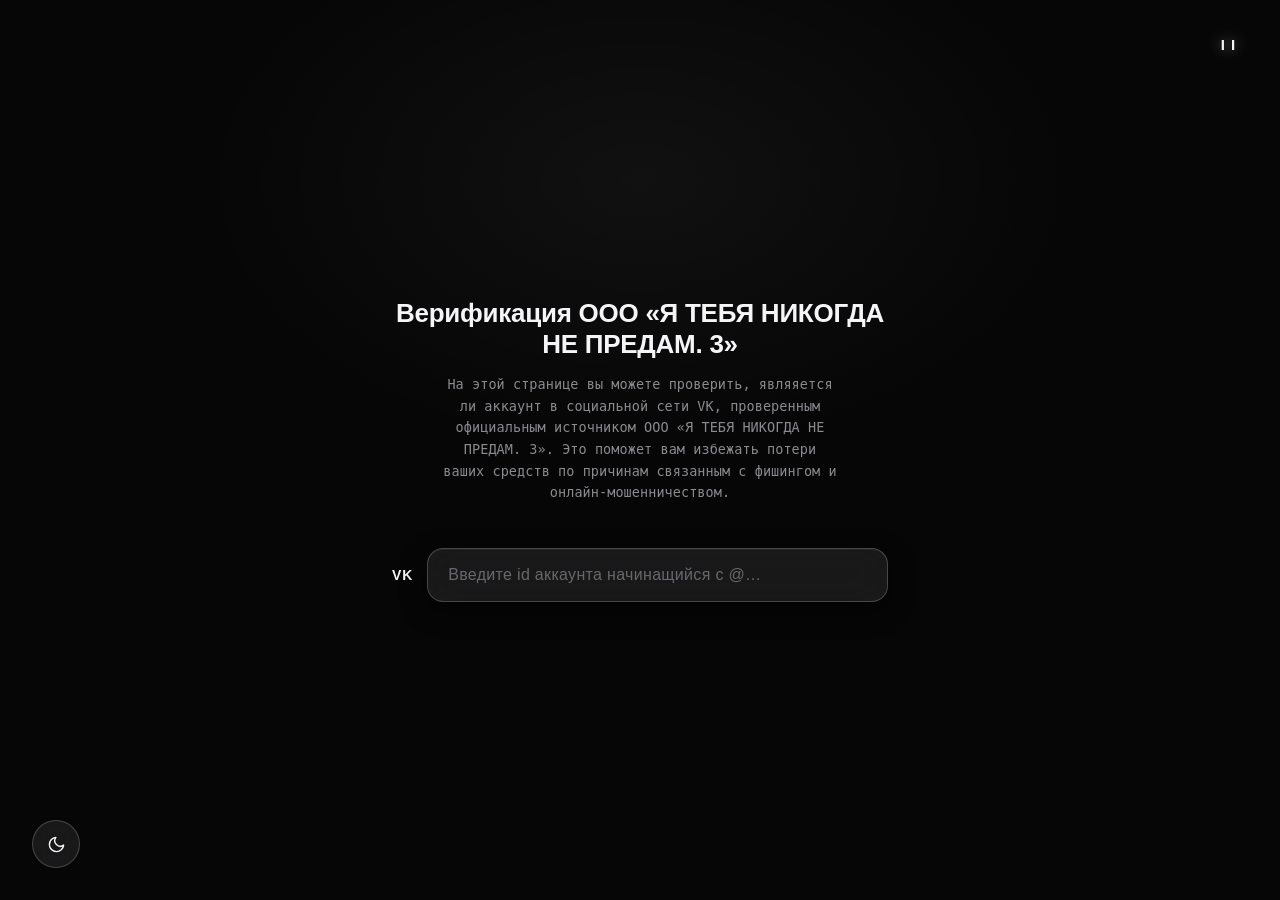
<file: index.html>
<!DOCTYPE html>
<html lang="ru">
<head>
    <meta charset="UTF-8">
    <meta name="viewport" content="width=device-width, initial-scale=1.0">
    <title>Верификация источника — ООО «Я ТЕБЯ НИКОГДА НЕ ПРЕДАМ. 3»</title>
    <link rel="icon" type="image/svg+xml" href="data:image/svg+xml,%3Csvg xmlns='http://www.w3.org/2000/svg' viewBox='0 0 32 32'%3E%3Cpath d='M15 6h2v9h9v2h-9v9h-2v-9H6v-2h9z' fill='%23ffffff'/%3E%3C/svg%3E">
    <style>
        :root {
            --bg: #060607;
            --bg-soft: #0c0d0f;
            --text-main: #f5f5f7;
            --text-sub: #8a8a8f;
            --line: rgba(255,255,255,0.10);
            --glass-bg: rgba(255,255,255,0.08);
            --glass-border: rgba(255,255,255,0.20);
            --glass-shadow: rgba(0,0,0,0.55);
            --accent-glow: rgba(255,255,255,0.55);
            --green: #4ee38a;
            --red: #ff5c5c;
            --toggle-icon: #f5f5f7;
            --toggle-bg: rgba(255,255,255,0.06);
            --modal-bg: rgba(28,28,32,0.72);
            --modal-border: rgba(255,255,255,0.16);
            --transition: 0.45s cubic-bezier(0.22, 1, 0.36, 1);
        }

        html[data-theme="light"] {
            --bg: #f6f6f4;
            --bg-soft: #ffffff;
            --text-main: #131315;
            --text-sub: #6c6c72;
            --line: rgba(0,0,0,0.08);
            --glass-bg: rgba(255,255,255,0.68);
            --glass-border: rgba(0,0,0,0.12);
            --glass-shadow: rgba(0,0,0,0.14);
            --accent-glow: rgba(0,0,0,0.35);
            --toggle-icon: #131315;
            --toggle-bg: rgba(0,0,0,0.05);
            --modal-bg: rgba(255,255,255,0.82);
            --modal-border: rgba(0,0,0,0.10);
        }

        * {
            box-sizing: border-box;
        }

        html, body {
            margin: 0;
            padding: 0;
            height: 100%;
            min-height: 100dvh;
            background: var(--bg);
            font-family: -apple-system, BlinkMacSystemFont, "Segoe UI", "Inter", Helvetica, Arial, sans-serif;
            -webkit-font-smoothing: antialiased;
            transition: background var(--transition), color var(--transition);
        }

        body {
            min-height: 100vh;
            min-height: 100dvh;
            display: flex;
            align-items: center;
            justify-content: center;
            position: relative;
            overflow-x: hidden;
            color: var(--text-main);
        }

        /* subtle ambient background texture */
        .ambient {
            position: fixed;
            inset: 0;
            pointer-events: none;
            background: radial-gradient(ellipse 800px 500px at 50% 20%, var(--glass-bg), transparent 60%);
            opacity: 0.6;
            transition: opacity var(--transition);
            z-index: 0;
        }

        /* top-right glowing mark */
        .mark {
            position: fixed;
            top: 36px;
            right: 44px;
            font-size: 15px;
            letter-spacing: 0.06em;
            font-weight: 600;
            color: var(--text-main);
            text-shadow: 0 0 12px var(--accent-glow), 0 0 28px var(--accent-glow);
            user-select: none;
            z-index: 5;
            animation: markPulse 4.5s ease-in-out infinite;
        }

        @keyframes markPulse {
            0%, 100% {
                text-shadow: 0 0 10px var(--accent-glow), 0 0 22px var(--accent-glow);
                opacity: 0.9;
            }

            50% {
                text-shadow: 0 0 16px var(--accent-glow), 0 0 38px var(--accent-glow);
                opacity: 1;
            }
        }

        main {
            position: relative;
            z-index: 2;
            width: 100%;
            max-width: 560px;
            padding: 32px;
            display: flex;
            flex-direction: column;
            align-items: center;
            text-align: center;
        }

        h1 {
            margin: 0 0 14px 0;
            font-size: 26px;
            font-weight: 600;
            letter-spacing: -0.01em;
            color: var(--text-main);
        }

        p.sub {
            margin: 0 0 44px 0;
            font-size: 13.5px;
            line-height: 1.6;
            color: var(--text-sub);
            max-width: 400px;
            font-family: "SF Mono", "Roboto Mono", Consolas, monospace;
            letter-spacing: 0.005em;
        }

        /* search row */
        .search-wrap {
            width: 100%;
            display: flex;
            align-items: center;
            gap: 14px;
        }

        .vk-label {
            font-size: 14px;
            font-weight: 600;
            letter-spacing: 0.06em;
            color: var(--text-main);
            flex-shrink: 0;
        }

        .glass-input {
            position: relative;
            flex: 1;
            display: flex;
            align-items: center;
            border-radius: 16px;
            background: var(--glass-bg);
            border: 1px solid var(--glass-border);
            backdrop-filter: blur(18px) saturate(140%);
            -webkit-backdrop-filter: blur(18px) saturate(140%);
            box-shadow: 0 8px 24px var(--glass-shadow), inset 0 1px 0 rgba(255,255,255,0.06);
            padding: 2px;
            transition: box-shadow var(--transition), border-color var(--transition);
        }

            .glass-input.state-valid {
                border-color: rgba(78, 227, 138, 0.55);
                box-shadow: 0 0 0 1px rgba(78, 227, 138, 0.25), 0 0 26px rgba(78, 227, 138, 0.28), 0 8px 24px var(--glass-shadow);
            }

            .glass-input.state-invalid {
                border-color: rgba(255, 92, 92, 0.55);
                box-shadow: 0 0 0 1px rgba(255, 92, 92, 0.25), 0 0 26px rgba(255, 92, 92, 0.28), 0 8px 24px var(--glass-shadow);
            }

            .glass-input input {
                width: 100%;
                background: transparent;
                border: none;
                outline: none;
                color: var(--text-main);
                font-size: 16px;
                padding: 15px 18px;
                letter-spacing: 0.02em;
                font-family: inherit;
                -webkit-appearance: none;
                appearance: none;
            }

                .glass-input input::placeholder {
                    color: var(--text-sub);
                    opacity: 0.7;
                }

        /* theme toggle */
        .theme-toggle {
            position: fixed;
            left: 32px;
            bottom: 32px;
            width: 48px;
            height: 48px;
            border-radius: 50%;
            display: flex;
            align-items: center;
            justify-content: center;
            background: var(--glass-bg);
            border: 1px solid var(--glass-border);
            backdrop-filter: blur(16px);
            -webkit-backdrop-filter: blur(16px);
            cursor: pointer;
            z-index: 50;
            touch-action: manipulation;
            -webkit-tap-highlight-color: transparent;
            transition: background var(--transition), border-color var(--transition), transform 0.2s ease;
        }

            .theme-toggle:hover {
                transform: translateY(-2px);
            }

            .theme-toggle:active {
                transform: translateY(0px) scale(0.94);
            }

            .theme-toggle svg {
                width: 19px;
                height: 19px;
                stroke: var(--toggle-icon);
                transition: stroke var(--transition);
            }

        .icon-sun {
            display: none;
        }

        html[data-theme="light"] .icon-moon {
            display: none;
        }

        html[data-theme="light"] .icon-sun {
            display: block;
        }

        /* modal */
        .modal-overlay {
            position: fixed;
            inset: 0;
            background: rgba(0,0,0,0.35);
            backdrop-filter: blur(2px);
            display: flex;
            align-items: center;
            justify-content: center;
            opacity: 0;
            pointer-events: none;
            transition: opacity 0.3s ease;
            z-index: 20;
        }

        html[data-theme="light"] .modal-overlay {
            background: rgba(0,0,0,0.12);
        }

        .modal-overlay.open {
            opacity: 1;
            pointer-events: auto;
        }

        .modal {
            background: var(--modal-bg);
            border: 1px solid var(--modal-border);
            backdrop-filter: blur(28px) saturate(180%);
            -webkit-backdrop-filter: blur(28px) saturate(180%);
            border-radius: 20px;
            padding: 36px 40px;
            display: flex;
            flex-direction: column;
            align-items: center;
            gap: 18px;
            max-width: 340px;
            box-shadow: 0 20px 60px var(--glass-shadow);
            transform: scale(0.92) translateY(10px);
            transition: transform 0.35s cubic-bezier(0.22, 1, 0.36, 1);
        }

        .modal-overlay.open .modal {
            transform: scale(1) translateY(0);
        }

        .modal-icon {
            width: 52px;
            height: 52px;
            border-radius: 50%;
            display: flex;
            align-items: center;
            justify-content: center;
        }

            .modal-icon.ok {
                background: rgba(78, 227, 138, 0.12);
                box-shadow: 0 0 0 1px rgba(78, 227, 138, 0.3);
            }

            .modal-icon.fail {
                background: rgba(255, 92, 92, 0.12);
                box-shadow: 0 0 0 1px rgba(255, 92, 92, 0.3);
            }

            .modal-icon svg {
                width: 26px;
                height: 26px;
            }

        .modal-text {
            font-size: 14px;
            line-height: 1.55;
            color: var(--text-main);
            text-align: center;
            font-weight: 500;
        }

            .modal-text b {
                font-weight: 700;
            }

        @media (max-width: 480px) {
            .mark {
                top: 24px;
                right: 24px;
                font-size: 13px;
            }

            h1 {
                font-size: 21px;
            }

            p.sub {
                font-size: 12.5px;
            }

            .theme-toggle {
                left: 20px;
                bottom: 20px;
            }

            main {
                padding: 24px;
            }
        }

        :focus-visible {
            outline: 2px solid var(--text-main);
            outline-offset: 3px;
        }

        @media (prefers-reduced-motion: reduce) {
            * {
                animation: none !important;
                transition: none !important;
            }
        }
    </style>
</head>
<body>
    <div class="ambient"></div>
    <div class="mark">I I</div>

    <main>
        <h1>Верификация ООО «Я ТЕБЯ НИКОГДА НЕ ПРЕДАМ. 3»</h1>
        <p class="sub">На этой странице вы можете проверить, являяется ли аккаунт в социальной сети VK, проверенным официальным источником ООО «Я ТЕБЯ НИКОГДА НЕ ПРЕДАМ. 3». Это поможет вам избежать потери ваших средств по причинам связанным с фишингом и онлайн-мошенничеством.</p>

        <form class="search-wrap" id="searchForm" autocomplete="off">
            <span class="vk-label">VK</span>
            <div class="glass-input" id="glassInput">
                <input type="text" id="searchInput" name="query" placeholder="Введите id аккаунта начинащийся с @…" autocomplete="off" inputmode="text" enterkeyhint="search">
            </div>
        </form>
    </main>

    <button class="theme-toggle" id="themeToggle" aria-label="Переключить тему">
        <svg class="icon-moon" viewBox="0 0 24 24" fill="none" stroke-width="1.8" stroke-linecap="round" stroke-linejoin="round">
            <path d="M21 12.79A9 9 0 1 1 11.21 3 7 7 0 0 0 21 12.79z"></path>
        </svg>
        <svg class="icon-sun" viewBox="0 0 24 24" fill="none" stroke-width="1.8" stroke-linecap="round" stroke-linejoin="round">
            <circle cx="12" cy="12" r="4.2"></circle>
            <path d="M12 2.5v2.2M12 19.3v2.2M4.2 4.2l1.5 1.5M18.3 18.3l1.5 1.5M2.5 12h2.2M19.3 12h2.2M4.2 19.8l1.5-1.5M18.3 5.7l1.5-1.5"></path>
        </svg>
    </button>

    <div class="modal-overlay" id="modalOverlay">
        <div class="modal">
            <div class="modal-icon" id="modalIcon">
                <!-- filled by JS -->
            </div>
            <div class="modal-text" id="modalText"></div>
        </div>
    </div>

    <script>
        // ---- Theme handling ----
        const root = document.documentElement;
        const themeToggle = document.getElementById('themeToggle');
        const savedTheme = localStorage.getItem('authentc-theme') || 'dark';
        root.setAttribute('data-theme', savedTheme);

        themeToggle.addEventListener('click', () => {
            const current = root.getAttribute('data-theme');
            const next = current === 'dark' ? 'light' : 'dark';
            root.setAttribute('data-theme', next);
            localStorage.setItem('authentc-theme', next);
        });

        // ---- Stock check logic ----
        const STOCK = new Set(['@ait_ll', '@at_ll', '@hqt_ll', '@plusezh']);

        const form = document.getElementById('searchForm');
        const input = document.getElementById('searchInput');
        const glassInput = document.getElementById('glassInput');
        const overlay = document.getElementById('modalOverlay');
        const modalIcon = document.getElementById('modalIcon');
        const modalText = document.getElementById('modalText');

        const ICON_OK = `<svg viewBox="0 0 24 24" fill="none" stroke="#4ee38a" stroke-width="2.4" stroke-linecap="round" stroke-linejoin="round"><path d="M5 12.5l4.5 4.5L19 7"></path></svg>`;
        const ICON_FAIL = `<svg viewBox="0 0 24 24" fill="none" stroke="#ff5c5c" stroke-width="2.4" stroke-linecap="round" stroke-linejoin="round"><path d="M6 6l12 12M18 6L6 18"></path></svg>`;

        let debounceTimer = null;
        let lastChecked = '';

        function escapeHtml(str) {
            const div = document.createElement('div');
            div.textContent = str;
            return div.innerHTML;
        }

        function clearGlow() {
            glassInput.classList.remove('state-valid', 'state-invalid');
        }

        function runCheck() {
            const value = input.value.trim();
            if (!value) { clearGlow(); return; }
            if (value === lastChecked && overlay.classList.contains('open')) return;
            lastChecked = value;

            const found = STOCK.has(value);
            clearGlow();
            glassInput.classList.add(found ? 'state-valid' : 'state-invalid');
            showModal(found, value);
        }

        function showModal(found, value) {
            modalIcon.className = 'modal-icon ' + (found ? 'ok' : 'fail');
            modalIcon.innerHTML = found ? ICON_OK : ICON_FAIL;
            modalText.innerHTML = found
                ? `Проверенный официальный источник ООО «Я ТЕБЯ НИКОГДА НЕ ПРЕДАМ. 3». Ваш запрос «<b>${escapeHtml(value)}</b>» является проверенным официальным источником ООО «Я ТЕБЯ НИКОГДА НЕ ПРЕДАМ. 3»`
                : `Непроверенный источник! Ваш запрос «<b>${escapeHtml(value)}</b>» не является проверенным официальным источником ООО «Я ТЕБЯ НИКОГДА НЕ ПРЕДАМ. 3»`;
            overlay.classList.add('open');
        }

        function hideModal() {
            overlay.classList.remove('open');
        }

        input.addEventListener('input', () => {
            clearTimeout(debounceTimer);
            lastChecked = '';
            if (!input.value.trim()) { clearGlow(); return; }
            debounceTimer = setTimeout(runCheck, 2000);
        });

        // Handles Enter on desktop keyboards and "Go/Search" on mobile virtual keyboards
        form.addEventListener('submit', (e) => {
            e.preventDefault();
            clearTimeout(debounceTimer);
            runCheck();
            input.blur();
        });

        // Fallback: some mobile browsers close the keyboard without firing submit
        input.addEventListener('blur', () => {
            clearTimeout(debounceTimer);
            if (input.value.trim()) runCheck();
        });

        overlay.addEventListener('click', (e) => {
            if (e.target === overlay) hideModal();
        });
        overlay.addEventListener('touchend', (e) => {
            if (e.target === overlay) hideModal();
        });

        document.addEventListener('keydown', (e) => {
            if (e.key === 'Escape') hideModal();
        });

        // Ensure the theme toggle responds reliably on touch devices
        themeToggle.addEventListener('touchend', (e) => {
            e.preventDefault();
            themeToggle.click();
        }, { passive: false });
    </script>
</body>
</html>
</file>
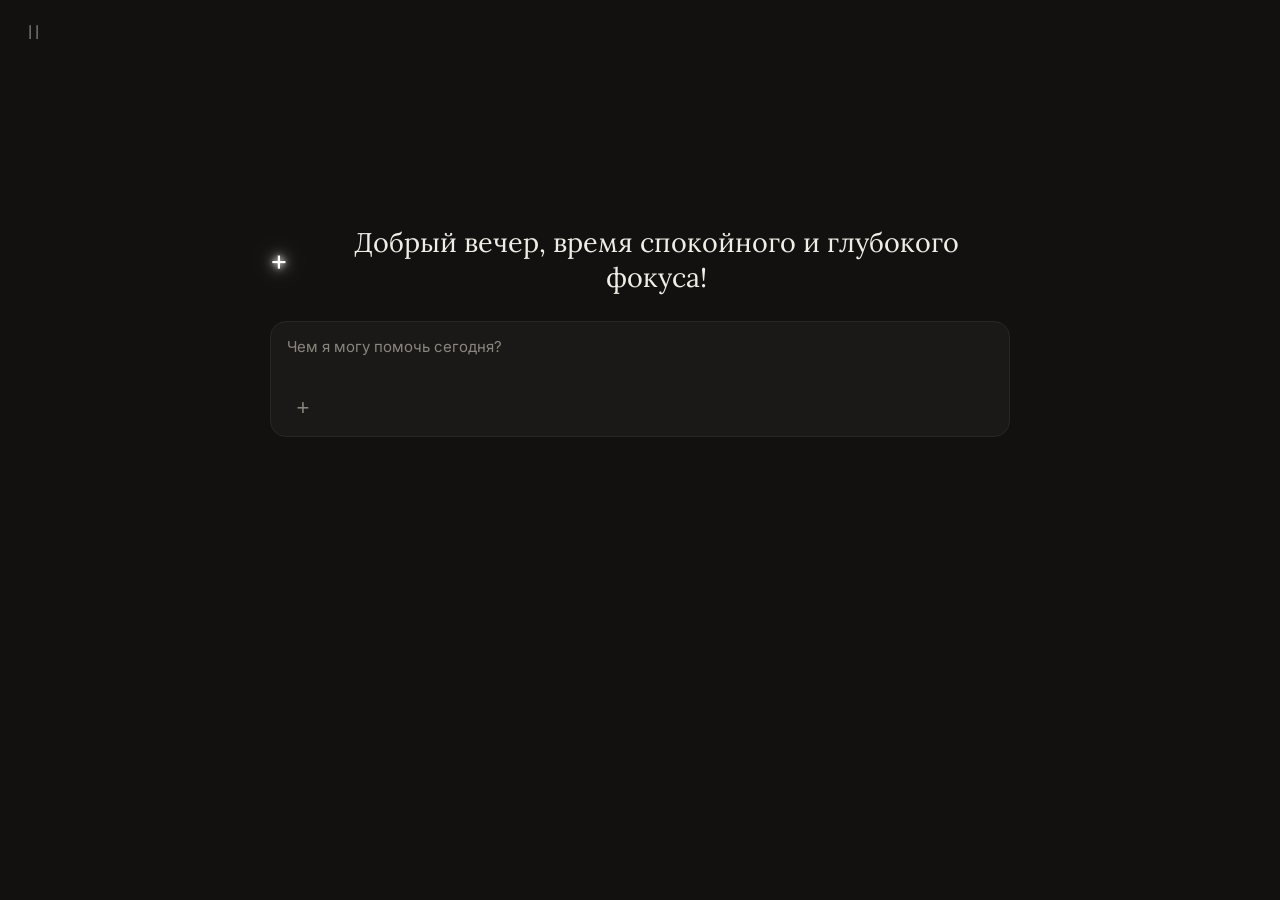
<file: new/index.html>
<!DOCTYPE html>
<html lang="ru">
<head>
<meta charset="UTF-8">
<meta name="viewport" content="width=device-width, initial-scale=1.0">
<title>Новый чат</title>
<link id="fav1" rel="shortcut icon" type="image/png">
<link id="fav2" rel="icon" type="image/png">
<link href="https://fonts.googleapis.com/css2?family=Inter:wght@300;400;500;600&family=Lora:wght@400;500&display=swap" rel="stylesheet">
<script>
(function(){
  var c = document.createElement('canvas');
  c.width = 16; c.height = 16;
  var ctx = c.getContext('2d');
  ctx.fillStyle = '#E8EAED';
  ctx.fillRect(7, 3, 2, 10);
  ctx.fillRect(3, 7, 10, 2);
  var url = c.toDataURL('image/png');
  document.getElementById('fav1').href = url;
  document.getElementById('fav2').href = url;
})();
</script>
<style>
:root {
  /* Тёмная тема: глубокий тёплый нуар (мокрый базальт и обсидиан) */
  --bg: #121110;
  --sb: #0D0C0B;
  --inp: #1A1917;
  --hov: #242220;
  --umsg: #22201E;
  --brd: #292724;
  --fbrd: #3E3B36;
  --txt: #F0EDE6;
  --sub: #8A867E;
  --sbg: #F0EDE6;
  --scol: #121110;
}

body.light {
  /* Светлая тема: тёплый нуар (тёплый алебастр и дымчатый туман, на 50% светлее) */
  --bg: #EAE8E4;
  --sb: #E0DDD7;
  --inp: #F4F3F0;
  --hov: #D5D1C9;
  --umsg: #DCD8D0;
  --brd: #CFCBC2;
  --fbrd: #B5B0A5;
  --txt: #1A1917;
  --sub: #6B675E;
  --sbg: #1A1917;
  --scol: #F4F3F0;
}

* {
  box-sizing: border-box;
  margin: 0;
  padding: 0;
}

body {
  background: var(--bg);
  color: var(--txt);
  font-family: 'Inter', -apple-system, BlinkMacSystemFont, sans-serif;
  height: 100vh;
  overflow: hidden;
  display: flex;
  transition: background 0.2s ease, color 0.2s ease;
}

body.resizing {
  user-select: none;
  cursor: col-resize;
}

/* Кликабельная область символа l l в левом верхнем углу */
.trig {
  position: fixed;
  top: 16px;
  left: 16px;
  width: 34px;
  height: 32px;
  display: flex;
  align-items: center;
  justify-content: center;
  cursor: pointer;
  z-index: 100;
  color: var(--sub);
  font-size: 19px;
  font-weight: 300;
  letter-spacing: -0.04em;
  user-select: none;
  background: transparent !important;
  border: none !important;
  outline: none !important;
  box-shadow: none !important;
}

.trig:hover,
.trig:active,
.trig:focus,
.trig.pin {
  background: transparent !important;
  border: none !important;
  outline: none !important;
  box-shadow: none !important;
  color: var(--sub);
}

/* Выдвижная боковая панель без тени, только тонкая линия справа */
.sb {
  position: fixed;
  top: 0;
  left: 0;
  width: 240px;
  height: 100vh;
  background: var(--sb);
  border-right: 1px solid var(--brd);
  box-shadow: none !important;
  padding: 18px 14px 14px;
  display: flex;
  flex-direction: column;
  transform: translateX(-100%);
  transition: transform 0.25s cubic-bezier(0.22, 1, 0.36, 1), background 0.2s ease, border-color 0.2s ease;
  z-index: 95;
}

.sb.no-trans {
  transition: none !important;
}

.sb.open {
  transform: translateX(0);
}

.resizer {
  display: none;
  position: absolute;
  top: 0;
  right: -4px;
  width: 8px;
  height: 100%;
  cursor: col-resize;
  z-index: 105;
}

body.pinned .resizer {
  display: block;
}

.sb-head {
  display: flex;
  align-items: center;
  padding-left: 44px;
  height: 28px;
  margin-bottom: 18px;
  overflow: hidden;
  white-space: nowrap;
}

.brand {
  font-family: 'Lora', Georgia, serif;
  font-size: 19px;
  font-weight: 500;
  color: var(--txt);
}

.new-btn {
  display: flex;
  align-items: center;
  gap: 10px;
  width: 100%;
  padding: 9px 12px;
  background: transparent;
  border: 1px solid transparent;
  border-radius: 8px;
  color: var(--txt);
  font-size: 13.5px;
  cursor: pointer;
  transition: background 0.15s ease;
  overflow: hidden;
  white-space: nowrap;
}

.new-btn:hover {
  background: var(--hov);
}

.sb-foot {
  margin-top: auto;
  display: flex;
  justify-content: flex-end;
}

.thm-btn {
  width: 28px;
  height: 28px;
  border-radius: 7px;
  background: transparent;
  border: none;
  color: var(--sub);
  display: flex;
  align-items: center;
  justify-content: center;
  cursor: pointer;
  transition: background 0.15s ease, color 0.15s ease;
}

.thm-btn:hover {
  background: var(--hov);
  color: var(--txt);
}

.thm-btn svg {
  width: 15px;
  height: 15px;
  stroke: currentColor;
  fill: none;
  stroke-width: 1.8;
  stroke-linecap: round;
  stroke-linejoin: round;
}

/* Основная рабочая область */
.main {
  flex: 1;
  display: flex;
  flex-direction: column;
  align-items: center;
  justify-content: flex-start;
  padding: 25vh 24px 24px;
  transition: margin-left 0.25s cubic-bezier(0.22, 1, 0.36, 1);
  width: 100%;
  height: 100vh;
}

.main.no-trans {
  transition: none !important;
}

.wrap {
  width: 100%;
  max-width: 740px;
  display: flex;
  flex-direction: column;
  align-items: center;
}

/* Режим активного чата (строка ввода опускается вниз и компактируется) */
.main.started {
  justify-content: flex-end;
  padding-top: 54px;
  padding-bottom: 18px;
}

.main.started .wrap {
  height: 100%;
  justify-content: space-between;
}

/* Приветствие */
.greet {
  display: flex;
  align-items: center;
  justify-content: center;
  gap: 14px;
  margin-bottom: 26px;
  text-align: center;
}

.plus-neon {
  font-size: 28px;
  color: #FFFFFF;
  line-height: 1;
  user-select: none;
  text-shadow:
    0 0 6px #FFFFFF,
    0 0 14px rgba(255, 255, 255, 0.9),
    0 0 26px rgba(255, 255, 255, 0.7);
}

body.light .plus-neon {
  text-shadow:
    0 0 3px #FFFFFF,
    0 0 10px #FFFFFF,
    0 0 18px rgba(130, 125, 115, 0.75);
}

.greet-txt {
  font-family: 'Lora', Georgia, serif;
  font-size: 27px;
  font-weight: 400;
  color: var(--txt);
  line-height: 1.3;
}

/* Сообщения */
.msgs {
  display: none;
  width: 100%;
  flex: 1;
  flex-direction: column;
  gap: 16px;
  margin-bottom: 14px;
  overflow-y: auto;
  padding-right: 6px;
}

.msgs.active {
  display: flex;
}

.msg {
  font-size: 14.5px;
  line-height: 1.6;
  max-width: 85%;
  white-space: pre-wrap;
}

.msg.user {
  align-self: flex-end;
  background: var(--umsg);
  padding: 10px 15px;
  border-radius: 12px;
}

.msg.ai {
  align-self: flex-start;
  background: transparent;
  border: none;
  padding: 4px 2px;
  color: var(--txt);
}

.char-fade {
  display: inline;
  animation: charReveal 0.16s ease-out forwards;
}

@keyframes charReveal {
  from {
    opacity: 0;
  }
  to {
    opacity: 1;
  }
}

/* Поле ввода */
.pbox {
  width: 100%;
  background: var(--inp);
  border: 1px solid var(--brd);
  border-radius: 16px;
  padding: 14px 14px 12px 16px;
  display: flex;
  flex-direction: column;
  gap: 12px;
  transition: border-color 0.2s ease, background 0.2s ease;
}

.pbox:focus-within {
  border-color: var(--fbrd);
}

.main.started .pbox {
  flex-direction: row;
  flex-wrap: wrap;
  align-items: center;
  padding: 8px 10px;
  border-radius: 14px;
  gap: 8px;
}

.files {
  display: none;
  flex-wrap: wrap;
  gap: 8px;
  width: 100%;
}

.files.show {
  display: flex;
}

.chip {
  display: inline-flex;
  align-items: center;
  gap: 6px;
  background: var(--hov);
  border: 1px solid var(--brd);
  font-size: 12px;
  padding: 4px 10px;
  border-radius: 8px;
}

.chip button {
  background: none;
  border: none;
  color: var(--sub);
  cursor: pointer;
  font-size: 14px;
}

textarea {
  width: 100%;
  background: transparent;
  border: none;
  outline: none;
  color: var(--txt);
  font-family: 'Inter', sans-serif;
  font-size: 15px;
  line-height: 1.5;
  resize: none;
  min-height: 44px;
  max-height: 200px;
}

.main.started textarea {
  flex: 1;
  width: auto;
  min-height: 24px;
  max-height: 140px;
  order: 2;
  padding: 4px 2px;
}

textarea::placeholder {
  color: var(--sub);
}

.pbar {
  display: flex;
  align-items: center;
  justify-content: space-between;
  width: 100%;
}

.main.started .pbar {
  display: contents;
}

.att-btn {
  width: 32px;
  height: 32px;
  border-radius: 8px;
  background: transparent;
  border: none;
  color: var(--sub);
  font-size: 22px;
  font-weight: 300;
  display: flex;
  align-items: center;
  justify-content: center;
  cursor: pointer;
  flex-shrink: 0;
  transition: background 0.15s ease, color 0.15s ease;
}

.main.started .att-btn {
  order: 1;
}

.att-btn:hover {
  background: var(--hov);
  color: var(--txt);
}

.snd-btn {
  width: 32px;
  height: 32px;
  border-radius: 8px;
  background: var(--sbg);
  border: none;
  color: var(--scol);
  font-size: 18px;
  font-weight: 600;
  display: none;
  align-items: center;
  justify-content: center;
  cursor: pointer;
  padding-top: 4px;
  flex-shrink: 0;
  margin-left: auto;
}

.snd-btn.vis {
  display: flex;
}

.main.started .snd-btn {
  order: 3;
  margin-left: 0;
}

@media (max-width: 640px) {
  .greet-txt {
    font-size: 21px;
  }
  .main {
    padding-top: 18vh;
  }
}
</style>
</head>
<body>

<div class="trig" id="trig">l l</div>

<aside class="sb" id="sb">
  <div class="resizer" id="resizer"></div>
  <div class="sb-head"><span class="brand">Ксенон</span></div>
  <button class="new-btn" id="newBtn"><span>+</span><span>Новый чат</span></button>
  <div class="sb-foot">
    <button class="thm-btn" id="thmBtn" title="Сменить тему">
      <svg id="iSun" viewBox="0 0 24 24">
        <circle cx="12" cy="12" r="4"/>
        <path d="M12 2v2M12 20v2M4.93 4.93l1.41 1.41M17.66 17.66l1.41 1.41M2 12h2M20 12h2M6.34 17.66l-1.41 1.41M19.07 4.93l-1.41 1.41"/>
      </svg>
      <svg id="iMoon" viewBox="0 0 24 24" style="display:none">
        <path d="M12 3a6 6 0 0 0 9 9 9 9 0 1 1-9-9Z"/>
      </svg>
    </button>
  </div>
</aside>

<main class="main" id="main">
  <div class="wrap">
    <div class="greet" id="greetBox">
      <span class="plus-neon">+</span>
      <h1 class="greet-txt" id="greetTxt"></h1>
    </div>
    <div class="msgs" id="msgs"></div>
    <div class="pbox">
      <div class="files" id="filesBox"></div>
      <textarea id="inp" placeholder="Чем я могу помочь сегодня?" rows="1"></textarea>
      <div class="pbar">
        <input type="file" id="fInp" multiple hidden>
        <button type="button" class="att-btn" id="attBtn">+</button>
        <button type="button" class="snd-btn" id="sndBtn">^</button>
      </div>
    </div>
  </div>
</main>

<script>
const G = {
  0: ["Полночь открывает чистый лист для идей.", "С новым днем и ясными мыслями!", "В звездной тишине так легко сосредоточиться."],
  1: ["Ночной покой помогает поймать нужный ритм.", "Время глубокого фокуса и смелых решений.", "Тишина вокруг создана для твоих планов."],
  2: ["В два часа ночи рождаются лучшие строки.", "Ночь бережет твое вдохновение для дела.", "Пусть тихий свет экрана ведет к цели."],
  3: ["Самый спокойный час для важных задач.", "Мир замер, чтобы ничто не отвлекало.", "Ночная прохлада освежает ход мыслей."],
  4: ["Предрассветная тишина заряжает на результат.", "На пороге рассвета рождаются точные шаги.", "Небеса светлеют, открывая путь новым идеям."],
  5: ["Первые лучи солнца будит жажду творить!", "С рассветом приходит свежая энергия для дел.", "Утро начинается с твоего уверенного старта."],
  6: ["Доброе утро и легкого входа в ритм!", "Свежесть раннего утра зовет к новым свершениям.", "Пусть этот рассвет подарит ясный взгляд на задачи."],
  7: ["Утренний свет наполняет день смыслом и силой.", "Прекрасный час, чтобы наметить главные цели.", "Доброе утро, время воплощать задуманное!"],
  8: ["Утренний ветер приносит свежие решения.", "Бодрого утра и красивого рабочего темпа!", "День набирает высоту — самое время действовать."],
  9: ["Пусть утренняя ясность поможет в каждом шаге.", "Доброе утро и вдохновения на весь день!", "Солнце зовет смело браться за интересные проекты."],
  10: ["Утро в расцвете — лови волну продуктивности!", "Пусть дела складываются легко и гармонично.", "Отличный час для смелых творческих шагов."],
  11: ["Светлое настроение помогает решать любые задачи.", "Утро плавно перетекает в уверенный рабочий поток.", "Лови вдохновение и энергию этого часа!"],
  12: ["Солнце в зените — время ярких результатов!", "Полдень дарит ясность и силы для новых высот.", "Добрый день и гармоничного рабочего настроя!"],
  13: ["Пусть этот дневной час принесет легкие решения.", "Самое сердце дня зовет двигаться вперед.", "Теплого привета и свежего взгляда на дела!"],
  14: ["Спокойное течение дня помогает держать фокус.", "Добрый день, полный интересных открытий!", "Пусть удача сопровождает каждую твою идею."],
  15: ["День сияет красками твоих новых побед.", "Душевного равновесия и точности в работе!", "Светлый час для воплощения главных планов."],
  16: ["Золотые лучи дня вдохновляют на финальный рывок.", "Пусть все задуманное обретает четкую форму.", "Уютного и продуктивного продолжения дня!"],
  17: ["Предвечерний свет настраивает на вдумчивый труд.", "Отличный момент, чтобы красиво оформить идеи.", "Мягкий ритм конца дня помогает довести дело до идеала."],
  18: ["Добрый вечер и вдохновения в красках заката!", "Сумерки приносят спокойствие и глубину мыслей.", "Вечер открывает время для неспешных задач."],
  19: ["Вечерние огни зажигают искру новых замыслов.", "Добрый вечер — пора творить без суеты!", "Уютная атмосфера помогает сосредоточиться на главном."],
  20: ["Вечерняя прохлада освежает взгляд на проекты.", "Привет под первые звезды — самое время для идей.", "Пусть этот тихий вечер подарит ясность ума."],
  21: ["Добрый вечер, время спокойного и глубокого фокуса!", "В тихом свете луны легко рождаются решения.", "Вечерняя тишина бережет твою концентрацию."],
  22: ["Поздний вечер располагает к вдумчивой работе.", "Теплый свет лампы помогает навести порядок в мыслях.", "Доброго вечера и вдохновения для важных строк!"],
  23: ["На исходе суток рождаются самые точные идеи.", "Звездный час для тех, кто увлечен своим делом.", "Тихий привет в завершении дня — я готов помочь!"]
};

const setG = () => {
  const h = new Date().getHours();
  const a = G[h] || G[12];
  document.getElementById('greetTxt').textContent = a[Math.floor(Math.random() * a.length)];
};
setG();

// Переключатель темы
const thmBtn = document.getElementById('thmBtn');
const iSun = document.getElementById('iSun');
const iMoon = document.getElementById('iMoon');
const setThm = l => {
  document.body.classList.toggle('light', l);
  iSun.style.display = l ? 'none' : 'block';
  iMoon.style.display = l ? 'block' : 'none';
};
if (localStorage.getItem('x_thm') === 'light') setThm(true);
thmBtn.onclick = () => {
  const l = !document.body.classList.contains('light');
  setThm(l);
  localStorage.setItem('x_thm', l ? 'light' : 'dark');
};

// Логика левой панели (выдвижение ТОЛЬКО при наведении на символ "l l", фиксация по клику, ресайз 10%-20%)
const sb = document.getElementById('sb');
const trig = document.getElementById('trig');
const main = document.getElementById('main');
const resizer = document.getElementById('resizer');

let pin = false;
let isResizing = false;
let sbPct = parseFloat(localStorage.getItem('x_sb_pct')) || 15;

function applySbWidth() {
  sbPct = Math.min(20, Math.max(10, sbPct));
  const px = Math.round(window.innerWidth * (sbPct / 100));
  sb.style.width = px + 'px';
  main.style.marginLeft = (pin && window.innerWidth > 640) ? (px + 'px') : '0px';
}

applySbWidth();
window.addEventListener('resize', applySbWidth);

// Выдвигается только при наведении на кликабельную область "l l"
trig.onmouseenter = () => {
  sb.classList.add('open');
};

sb.onmouseleave = () => {
  if (!pin && !isResizing) {
    sb.classList.remove('open');
  }
};

function closePinnedSidebar() {
  pin = false;
  sb.classList.remove('open');
  trig.classList.remove('pin');
  document.body.classList.remove('pinned');
  main.style.marginLeft = '0px';
}

trig.onclick = () => {
  if (pin) {
    closePinnedSidebar();
  } else {
    pin = true;
    sb.classList.add('open');
    trig.classList.add('pin');
    document.body.classList.add('pinned');
    applySbWidth();
  }
};

// Регулировка ширины (от 10% до 20%) и закрытие при протаскивании левее 50% от мин. ширины (5%)
resizer.addEventListener('mousedown', (e) => {
  if (!pin) return;
  e.preventDefault();
  isResizing = true;
  document.body.classList.add('resizing');
  sb.classList.add('no-trans');
  main.classList.add('no-trans');
});

window.addEventListener('mousemove', (e) => {
  if (!isResizing) return;
  const rawPct = (e.clientX / window.innerWidth) * 100;

  if (rawPct < 5) {
    isResizing = false;
    document.body.classList.remove('resizing');
    sb.classList.remove('no-trans');
    main.classList.remove('no-trans');
    closePinnedSidebar();
    return;
  }

  sbPct = Math.min(20, Math.max(10, rawPct));
  localStorage.setItem('x_sb_pct', sbPct.toFixed(2));
  applySbWidth();
});

window.addEventListener('mouseup', () => {
  if (!isResizing) return;
  isResizing = false;
  document.body.classList.remove('resizing');
  sb.classList.remove('no-trans');
  main.classList.remove('no-trans');
});

// Прикрепление файлов и кнопка "^"
const inp = document.getElementById('inp');
const sndBtn = document.getElementById('sndBtn');
const attBtn = document.getElementById('attBtn');
const fInp = document.getElementById('fInp');
const filesBox = document.getElementById('filesBox');
let files = [];

const updBtn = () => sndBtn.classList.toggle('vis', inp.value.length > 0 || files.length > 0);
attBtn.onclick = () => fInp.click();
fInp.onchange = e => {
  files = files.concat(Array.from(e.target.files));
  renderF();
  updBtn();
  fInp.value = '';
};

function renderF() {
  filesBox.innerHTML = '';
  filesBox.classList.toggle('show', files.length > 0);
  files.forEach((f, i) => {
    const d = document.createElement('div');
    d.className = 'chip';
    d.innerHTML = `<span>${f.name}</span><button type="button">&times;</button>`;
    d.querySelector('button').onclick = () => {
      files.splice(i, 1);
      renderF();
      updBtn();
    };
    filesBox.appendChild(d);
  });
}

// Посимвольная печать ответа
const msgs = document.getElementById('msgs');
const greetBox = document.getElementById('greetBox');
let activeTypeTimer = null;

function streamAiMessage(text) {
  const a = document.createElement('div');
  a.className = 'msg ai';
  msgs.appendChild(a);

  let idx = 0;
  if (activeTypeTimer) clearInterval(activeTypeTimer);

  activeTypeTimer = setInterval(() => {
    if (idx < text.length) {
      const span = document.createElement('span');
      span.className = 'char-fade';
      span.textContent = text[idx];
      a.appendChild(span);
      idx++;
      msgs.scrollTop = msgs.scrollHeight;
    } else {
      clearInterval(activeTypeTimer);
      activeTypeTimer = null;
    }
  }, 16);
}

inp.oninput = function() {
  this.style.height = 'auto';
  this.style.height = this.scrollHeight + 'px';
  updBtn();
};

function send() {
  const t = inp.value;
  if (!t.trim() && !files.length) return;

  greetBox.style.display = 'none';
  msgs.classList.add('active');
  main.classList.add('started');

  const u = document.createElement('div');
  u.className = 'msg user';
  u.textContent = t.trim() + (files.length ? `
[Файлы: ${files.map(f => f.name).join(', ')}]` : '');
  msgs.appendChild(u);

  streamAiMessage('Интерфейс готов к работе. Подключите API-ключ для запуска агентов.');

  inp.value = '';
  inp.style.height = 'auto';
  files = [];
  renderF();
  updBtn();
}

sndBtn.onclick = send;
inp.onkeydown = e => {
  if (e.key === 'Enter' && !e.shiftKey) {
    e.preventDefault();
    send();
  }
};

document.getElementById('newBtn').onclick = () => {
  if (activeTypeTimer) clearInterval(activeTypeTimer);
  msgs.innerHTML = '';
  msgs.classList.remove('active');
  main.classList.remove('started');
  greetBox.style.display = 'flex';
  inp.value = '';
  inp.style.height = 'auto';
  files = [];
  renderF();
  updBtn();
  setG();
};
</script>
</body>
</html>
</file>
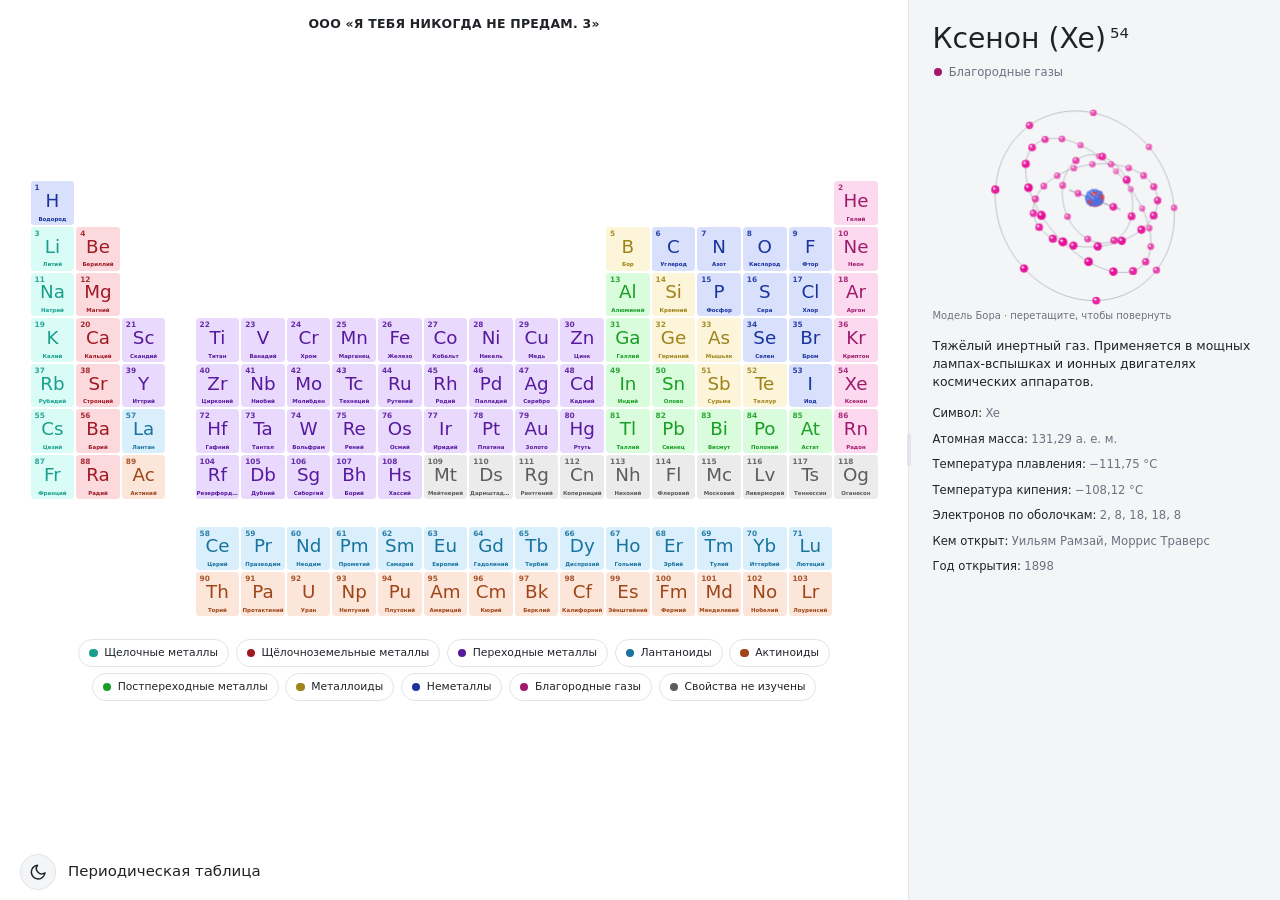
<file: pertab/index.html>
<!doctype html>
<html lang="ru" data-theme="light">
<head>
  <meta charset="utf-8">
  <meta name="viewport" content="width=device-width, initial-scale=1">
  <title>Периодическая система ООО «Я ТЕБЯ НИКОГДА НЕ ПРЕДАМ. 3»</title>
  <meta name="description" content="Интерактивная периодическая таблица химических элементов с анимированной моделью Бора.">
  <meta name="theme-color" content="#ffffff">
  <link rel="icon" href="favicon.svg?v=4" type="image/svg+xml">
  <link rel="icon" href="favicon.png?v=4" type="image/png" sizes="64x64">
  <script>
    /* Ставим тему до отрисовки страницы, чтобы не было мигания */
    (function () {
      var t = null;
      try { t = localStorage.getItem('theme'); } catch (e) {}
      if (t !== 'light' && t !== 'dark') {
        t = window.matchMedia && window.matchMedia('(prefers-color-scheme: dark)').matches ? 'dark' : 'light';
      }
      document.documentElement.setAttribute('data-theme', t);
      try {
        var w = parseInt(localStorage.getItem('panelW'), 10);
        if (w > 0) document.documentElement.style.setProperty('--panel-w', w + 'px');
      } catch (e) {}
    })();
  </script>
  <link rel="stylesheet" href="css/style.css?v=4">
</head>
<body>
  <div class="app">
    <div class="main">
      <header class="top">
        <div class="brand">ООО «Я ТЕБЯ НИКОГДА НЕ ПРЕДАМ. 3»</div>
      </header>

      <main class="stage">
        <div class="table-wrap">
          <div id="table" class="table" role="group" aria-label="Периодическая таблица элементов"></div>
        </div>
        <p class="hint">Таблицу можно прокручивать вбок</p>
        <ul id="legend" class="legend" aria-label="Группы элементов"></ul>
      </main>

      <footer class="bottom">
        <button id="theme-toggle" class="theme-btn" type="button" aria-label="Переключить тему">
          <svg class="icon-sun" viewBox="0 0 24 24" fill="none" stroke="currentColor" stroke-width="2" stroke-linecap="round" stroke-linejoin="round" aria-hidden="true">
            <circle cx="12" cy="12" r="4"></circle>
            <path d="M12 2v2M12 20v2M4.93 4.93l1.41 1.41M17.66 17.66l1.41 1.41M2 12h2M20 12h2M4.93 19.07l1.41-1.41M17.66 6.34l1.41-1.41"></path>
          </svg>
          <svg class="icon-moon" viewBox="0 0 24 24" fill="none" stroke="currentColor" stroke-width="2" stroke-linecap="round" stroke-linejoin="round" aria-hidden="true">
            <path d="M21 12.8A9 9 0 1 1 11.2 3a7 7 0 0 0 9.8 9.8z"></path>
          </svg>
        </button>
        <h1 class="title">Периодическая таблица</h1>
      </footer>
    </div>

    <aside id="panel" class="panel">
      <div id="resizer" class="resizer" role="separator" aria-orientation="vertical" tabindex="0"
           aria-label="Ширина правой колонки" title="Потяните, чтобы изменить ширину (двойной щелчок — сбросить)"></div>

      <div id="panel-body" class="panel-body" aria-live="polite">

        <!-- Информация об элементе -->
        <div id="info" class="info">
          <h2 class="el-title"><span id="el-name"></span> <span class="el-sym">(<span id="el-sym"></span>)</span><sup id="el-z"></sup></h2>
          <button id="el-catbtn" class="el-cat" type="button" title="Показать информацию о группе">
            <span id="el-dot" class="dot"></span><span id="el-cat"></span>
          </button>

          <div class="bohr">
            <canvas id="bohr" aria-label="Анимированная модель атома по Бору" role="img"></canvas>
          </div>
          <div class="caption">Модель Бора · перетащите, чтобы повернуть</div>

          <p id="el-desc" class="desc"></p>

          <dl class="props">
            <div><dt>Символ:</dt><dd id="p-sym"></dd></div>
            <div><dt>Атомная масса:</dt><dd id="p-mass"></dd></div>
            <div id="r-mp"><dt>Температура плавления:</dt><dd id="p-mp"></dd></div>
            <div id="r-bp"><dt>Температура кипения:</dt><dd id="p-bp"></dd></div>
            <div><dt>Электронов по оболочкам:</dt><dd id="p-shells"></dd></div>
            <div><dt>Кем открыт:</dt><dd id="p-who"></dd></div>
            <div><dt>Год открытия:</dt><dd id="p-year"></dd></div>
          </dl>
          <p id="mass-note" class="note" hidden>Значение в квадратных скобках — массовое число наиболее устойчивого изотопа.</p>
        </div>

        <!-- Информация о группе элементов -->
        <div id="group" class="info" hidden>
          <h2 class="el-title" id="g-title"></h2>
          <div class="el-cat static"><span id="g-dot" class="dot"></span><span id="g-sub"></span></div>

          <p id="g-desc" class="desc"></p>

          <dl class="props">
            <div><dt>Элементов в группе:</dt><dd id="g-count"></dd></div>
            <div><dt>Где в таблице:</dt><dd id="g-where"></dd></div>
          </dl>

          <h3 class="sub">Особенности</h3>
          <ul id="g-traits" class="traits"></ul>

          <h3 class="sub">Элементы группы</h3>
          <div id="g-list" class="members"></div>
        </div>

      </div>
    </aside>
  </div>

  <script src="js/data.js?v=4"></script>
  <script src="js/app.js?v=4"></script>
</body>
</html>
</file>
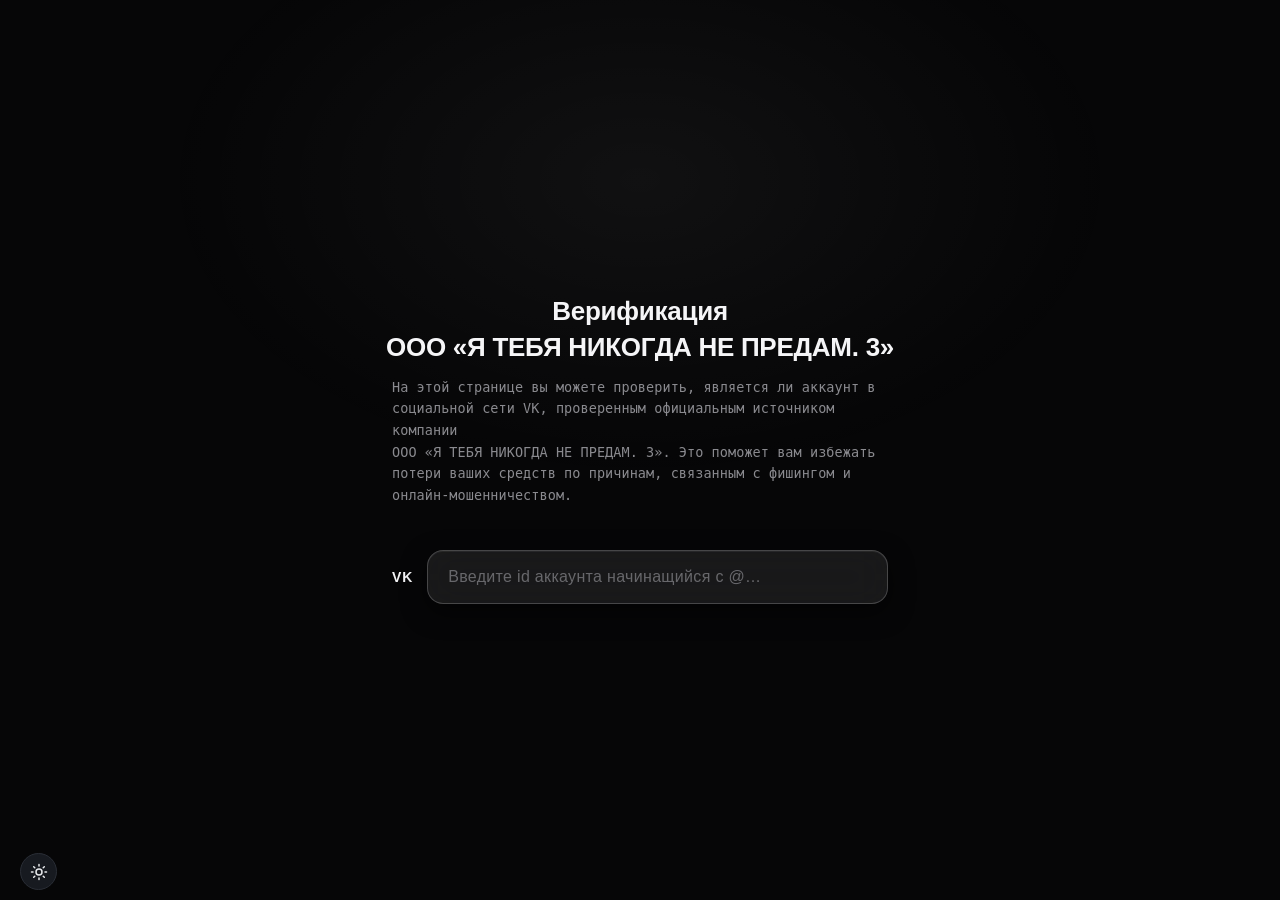
<file: verify/index.html>
<!DOCTYPE html>
<html lang="ru">
<head>
    <meta charset="UTF-8">
    <meta name="viewport" content="width=device-width, initial-scale=1.0">
    <title>Верификация источника — ООО «Я ТЕБЯ НИКОГДА НЕ ПРЕДАМ. 3»</title>
    <link rel="icon" type="image/svg+xml" href="data:image/svg+xml,%3Csvg xmlns='http://www.w3.org/2000/svg' viewBox='0 0 32 32'%3E%3Cpath d='M13 7h6v6h6v6h-6v6h-6v-6H7v-6h6z' fill='%23ffffff'/%3E%3C/svg%3E">
    <style>
        :root {
            --bg: #060607;
            --bg-soft: #0c0d0f;
            --text-main: #f5f5f7;
            --text-sub: #8a8a8f;
            --line: rgba(255,255,255,0.10);
            --glass-bg: rgba(255,255,255,0.08);
            --glass-border: rgba(255,255,255,0.20);
            --glass-shadow: rgba(0,0,0,0.55);
            --accent-glow: rgba(255,255,255,0.55);
            --green: #4ee38a;
            --red: #ff5c5c;
            --toggle-icon: #f5f5f7;
            --toggle-bg: rgba(255,255,255,0.06);
            --tt-bg: #171a20;
            --tt-border: #2a2e36;
            --tt-fg: #e8eaed;
            --tt-accent: #8ab4f8;
            --modal-bg: rgba(28,28,32,0.72);
            --modal-border: rgba(255,255,255,0.16);
            --transition: 0.45s cubic-bezier(0.22, 1, 0.36, 1);
        }

        html[data-theme="light"] {
            --bg: #f6f6f4;
            --bg-soft: #ffffff;
            --text-main: #131315;
            --text-sub: #6c6c72;
            --line: rgba(0,0,0,0.08);
            --glass-bg: rgba(255,255,255,0.68);
            --glass-border: rgba(0,0,0,0.12);
            --glass-shadow: rgba(0,0,0,0.14);
            --accent-glow: rgba(0,0,0,0.35);
            --toggle-icon: #131315;
            --toggle-bg: rgba(0,0,0,0.05);
            --tt-bg: #f4f5f7;
            --tt-border: #e1e4e8;
            --tt-fg: #1f2328;
            --tt-accent: #1a56db;
            --modal-bg: rgba(255,255,255,0.82);
            --modal-border: rgba(0,0,0,0.10);
        }

        * {
            box-sizing: border-box;
        }

        html, body {
            margin: 0;
            padding: 0;
            height: 100%;
            min-height: 100dvh;
            background: var(--bg);
            font-family: -apple-system, BlinkMacSystemFont, "Segoe UI", "Inter", Helvetica, Arial, sans-serif;
            -webkit-font-smoothing: antialiased;
            transition: background var(--transition), color var(--transition);
        }

        body {
            min-height: 100vh;
            min-height: 100dvh;
            display: flex;
            align-items: center;
            justify-content: center;
            position: relative;
            overflow-x: hidden;
            color: var(--text-main);
        }

        /* subtle ambient background texture */
        .ambient {
            position: fixed;
            inset: 0;
            pointer-events: none;
            background: radial-gradient(ellipse 800px 500px at 50% 20%, var(--glass-bg), transparent 60%);
            opacity: 0.6;
            transition: opacity var(--transition);
            z-index: 0;
        }

        main {
            position: relative;
            z-index: 2;
            width: 100%;
            max-width: 560px;
            padding: 32px;
            display: flex;
            flex-direction: column;
            align-items: center;
            text-align: center;
        }

        h1 {
            margin: 0 0 14px 0;
            font-size: 26px;
            font-weight: 600;
            letter-spacing: -0.01em;
            color: var(--text-main);
        }

        p.sub {
            margin: 0 0 44px 0;
            font-size: 13.5px;
            line-height: 1.6;
            color: var(--text-sub);
            max-width: 400px;
            font-family: "SF Mono", "Roboto Mono", Consolas, monospace;
            letter-spacing: 0.005em;
        }

        /* search row */
        .search-wrap {
            width: 100%;
            display: flex;
            align-items: center;
            gap: 14px;
        }

        .vk-label {
            font-size: 14px;
            font-weight: 600;
            letter-spacing: 0.06em;
            color: var(--text-main);
            flex-shrink: 0;
        }

        .glass-input {
            position: relative;
            flex: 1;
            display: flex;
            align-items: center;
            border-radius: 16px;
            background: var(--glass-bg);
            border: 1px solid var(--glass-border);
            backdrop-filter: blur(18px) saturate(140%);
            -webkit-backdrop-filter: blur(18px) saturate(140%);
            box-shadow: 0 8px 24px var(--glass-shadow), inset 0 1px 0 rgba(255,255,255,0.06);
            padding: 2px;
            transition: box-shadow var(--transition), border-color var(--transition);
        }

            .glass-input.state-valid {
                border-color: rgba(78, 227, 138, 0.55);
                box-shadow: 0 0 0 1px rgba(78, 227, 138, 0.25), 0 0 26px rgba(78, 227, 138, 0.28), 0 8px 24px var(--glass-shadow);
            }

            .glass-input.state-invalid {
                border-color: rgba(255, 92, 92, 0.55);
                box-shadow: 0 0 0 1px rgba(255, 92, 92, 0.25), 0 0 26px rgba(255, 92, 92, 0.28), 0 8px 24px var(--glass-shadow);
            }

            .glass-input input {
                width: 100%;
                background: transparent;
                border: none;
                outline: none;
                color: var(--text-main);
                font-size: 16px;
                padding: 15px 18px;
                letter-spacing: 0.02em;
                font-family: inherit;
                -webkit-appearance: none;
                appearance: none;
            }

                .glass-input input::placeholder {
                    color: var(--text-sub);
                    opacity: 0.7;
                }

        /* theme toggle — такой же, как на сайте с периодической таблицей */
        .theme-toggle {
            position: fixed;
            left: 20px;
            bottom: 10px;
            width: 37px;
            height: 37px;
            padding: 0;
            overflow: hidden;
            border-radius: 50%;
            background: var(--tt-bg);
            border: 1px solid var(--tt-border);
            color: var(--tt-fg);
            cursor: pointer;
            z-index: 50;
            touch-action: manipulation;
            -webkit-tap-highlight-color: transparent;
            transition: background-color .35s ease, border-color .35s ease, color .35s ease, transform .2s cubic-bezier(.2,.8,.2,1);
        }

            .theme-toggle:hover {
                transform: scale(1.08);
            }

            .theme-toggle:active {
                transform: scale(.94);
            }

            .theme-toggle:focus-visible {
                outline: 2px solid var(--tt-accent);
                outline-offset: 2px;
            }

            .theme-toggle svg {
                position: absolute;
                inset: 0;
                margin: auto;
                width: 18px;
                height: 18px;
                stroke: currentColor;
                transition: transform .55s cubic-bezier(.2,.8,.2,1), opacity .3s ease;
            }

        /* В тёмной теме показываем солнце, в светлой — луну */
        html[data-theme="dark"] .icon-sun {
            opacity: 1;
            transform: rotate(0) scale(1);
        }

        html[data-theme="dark"] .icon-moon {
            opacity: 0;
            transform: rotate(-90deg) scale(.3);
        }

        html[data-theme="light"] .icon-sun {
            opacity: 0;
            transform: rotate(90deg) scale(.3);
        }

        html[data-theme="light"] .icon-moon {
            opacity: 1;
            transform: rotate(0) scale(1);
        }

        /* modal */
        .modal-overlay {
            position: fixed;
            inset: 0;
            background: rgba(0,0,0,0.35);
            backdrop-filter: blur(2px);
            display: flex;
            align-items: center;
            justify-content: center;
            opacity: 0;
            pointer-events: none;
            transition: opacity 0.3s ease;
            z-index: 20;
        }

        html[data-theme="light"] .modal-overlay {
            background: rgba(0,0,0,0.12);
        }

        .modal-overlay.open {
            opacity: 1;
            pointer-events: auto;
        }

        .modal {
            background: var(--modal-bg);
            border: 1px solid var(--modal-border);
            backdrop-filter: blur(28px) saturate(180%);
            -webkit-backdrop-filter: blur(28px) saturate(180%);
            border-radius: 20px;
            padding: 36px 40px;
            display: flex;
            flex-direction: column;
            align-items: center;
            gap: 18px;
            max-width: 340px;
            box-shadow: 0 20px 60px var(--glass-shadow);
            transform: scale(0.92) translateY(10px);
            transition: transform 0.35s cubic-bezier(0.22, 1, 0.36, 1);
        }

        .modal-overlay.open .modal {
            transform: scale(1) translateY(0);
        }

        .modal-icon {
            width: 52px;
            height: 52px;
            border-radius: 50%;
            display: flex;
            align-items: center;
            justify-content: center;
        }

            .modal-icon.ok {
                background: rgba(78, 227, 138, 0.12);
                box-shadow: 0 0 0 1px rgba(78, 227, 138, 0.3);
            }

            .modal-icon.fail {
                background: rgba(255, 92, 92, 0.12);
                box-shadow: 0 0 0 1px rgba(255, 92, 92, 0.3);
            }

            .modal-icon svg {
                width: 26px;
                height: 26px;
            }

        .modal-text {
            font-size: 14px;
            line-height: 1.55;
            color: var(--text-main);
            text-align: center;
            font-weight: 500;
        }

            .modal-text b {
                font-weight: 700;
            }

        @media (max-width: 480px) {
h1 {
                font-size: 21px;
            }

            p.sub {
                font-size: 12.5px;
            }

            .theme-toggle {
                left: 14px;
                bottom: 12px;
                width: 44px;
                height: 44px;
            }

            .theme-toggle svg {
                width: 22px;
                height: 22px;
            }

            main {
                padding: 24px;
            }
        }

        :focus-visible {
            outline: 2px solid var(--text-main);
            outline-offset: 3px;
        }

        @media (prefers-reduced-motion: reduce) {
            * {
                animation: none !important;
                transition: none !important;
            }
        }
    </style>
</head>
<body>
    <div class="ambient"></div>

    <main>
                <h1>
            <span style="display: block; margin-bottom: 5px;">Верификация</span>
            <span style="display: block;">ООО&nbsp;«Я&nbsp;ТЕБЯ&nbsp;НИКОГДА&nbsp;НЕ&nbsp;ПРЕДАМ.&nbsp;3»</span>
        </h1>
        <p class="sub" style="text-align: left; max-width: 600px; margin-left: auto; margin-right: auto;">На этой странице вы можете проверить, является ли аккаунт в социальной сети VK, проверенным официальным источником компании<br>ООО&nbsp;«Я&nbsp;ТЕБЯ&nbsp;НИКОГДА&nbsp;НЕ&nbsp;ПРЕДАМ.&nbsp;3». Это поможет вам избежать потери ваших средств по причинам, связанным с фишингом и онлайн-мошенничеством.</p>

        <form class="search-wrap" id="searchForm" autocomplete="off">
            <span class="vk-label">VK</span>
            <div class="glass-input" id="glassInput">
                <input type="text" id="searchInput" name="query" placeholder="Введите id аккаунта начинащийся с @…" autocomplete="off" inputmode="text" enterkeyhint="search">
            </div>
        </form>
    </main>

    <button class="theme-toggle" id="themeToggle" aria-label="Переключить тему">
        <svg class="icon-sun" viewBox="0 0 24 24" fill="none" stroke-width="2" stroke-linecap="round" stroke-linejoin="round" aria-hidden="true">
            <circle cx="12" cy="12" r="4"></circle>
            <path d="M12 2v2M12 20v2M4.93 4.93l1.41 1.41M17.66 17.66l1.41 1.41M2 12h2M20 12h2M4.93 19.07l1.41-1.41M17.66 6.34l1.41-1.41"></path>
        </svg>
        <svg class="icon-moon" viewBox="0 0 24 24" fill="none" stroke-width="2" stroke-linecap="round" stroke-linejoin="round" aria-hidden="true">
            <path d="M21 12.8A9 9 0 1 1 11.2 3a7 7 0 0 0 9.8 9.8z"></path>
        </svg>
    </button>

    <div class="modal-overlay" id="modalOverlay">
        <div class="modal">
            <div class="modal-icon" id="modalIcon">
                <!-- filled by JS -->
            </div>
            <div class="modal-text" id="modalText"></div>
        </div>
    </div>

        <script>
        // ---- Theme handling ----
        const root = document.documentElement;
        const themeToggle = document.getElementById('themeToggle');
        const savedTheme = localStorage.getItem('authentc-theme') || 'dark';
        root.setAttribute('data-theme', savedTheme);

        themeToggle.addEventListener('click', () => {
            const current = root.getAttribute('data-theme');
            const next = current === 'dark' ? 'light' : 'dark';
            root.setAttribute('data-theme', next);
            localStorage.setItem('authentc-theme', next);
        });

        // ---- Stock check logic ----
        const STOCK = new Set(['@ait_ll', '@at_ll', 'f@faith_ll', '@hqt_ll', '@plusezh', '@chs_ll']);

        const form = document.getElementById('searchForm');
        const input = document.getElementById('searchInput');
        const glassInput = document.getElementById('glassInput');
        const overlay = document.getElementById('modalOverlay');
        const modalIcon = document.getElementById('modalIcon');
        const modalText = document.getElementById('modalText');

        const ICON_OK = `<svg viewBox="0 0 24 24" fill="none" stroke="#4ee38a" stroke-width="2.4" stroke-linecap="round" stroke-linejoin="round"><path d="M5 12.5l4.5 4.5L19 7"></path></svg>`;
        const ICON_FAIL = `<svg viewBox="0 0 24 24" fill="none" stroke="#ff5c5c" stroke-width="2.4" stroke-linecap="round" stroke-linejoin="round"><path d="M6 6l12 12M18 6L6 18"></path></svg>`;

        let debounceTimer = null;

        function escapeHtml(str) {
            const div = document.createElement('div');
            div.textContent = str;
            return div.innerHTML;
        }

        function clearGlow() {
            glassInput.classList.remove('state-valid', 'state-invalid');
        }

        function runCheck(force = false) {
            let value = input.value.trim().toLowerCase();
            if (!value) { clearGlow(); return; }

            if (!value.startsWith('@')) {
                value = '@' + value;
                input.value = value;
            }

            const found = STOCK.has(value);

            if (found) {
                clearGlow();
                glassInput.classList.add('state-valid');
                showModal(true, value);
                input.blur();
            } 
            else if (force) {
                clearGlow();
                glassInput.classList.add('state-invalid');
                showModal(false, value);
            }
        }

        function showModal(found, value) {
            modalIcon.className = 'modal-icon ' + (found ? 'ok' : 'fail');
            modalIcon.innerHTML = found ? ICON_OK : ICON_FAIL;
            modalText.innerHTML = found
                ? `Проверенный официальный источник <br>ООО&nbsp;«Я&nbsp;ТЕБЯ&nbsp;НИКОГДА&nbsp;НЕ&nbsp;ПРЕДАМ.&nbsp;3». Ваш запрос «<b>${escapeHtml(value)}</b>» является проверенным официальным источником <br>ООО&nbsp;«Я&nbsp;ТЕБЯ&nbsp;НИКОГДА&nbsp;НЕ&nbsp;ПРЕДАМ.&nbsp;3»`
                : `Непроверенный источник! Ваш запрос «<b>${escapeHtml(value)}</b>» не является проверенным официальным источником <br>ООО&nbsp;«Я&nbsp;ТЕБЯ&nbsp;НИКОГДА&nbsp;НЕ&nbsp;ПРЕДАМ.&nbsp;3»`;
            overlay.classList.add('open');
        }

        function hideModal() {
            overlay.classList.remove('open');
            clearGlow();
        }

        input.addEventListener('input', () => {
            clearTimeout(debounceTimer);
            if (!input.value.trim()) { clearGlow(); return; }
            runCheck(false); 
        });

        form.addEventListener('submit', (e) => {
            e.preventDefault();
            clearTimeout(debounceTimer);
            runCheck(true);
        });

        input.addEventListener('blur', () => {
            clearTimeout(debounceTimer);
            if (input.value.trim()) {
                setTimeout(() => { runCheck(true); }, 150);
            }
        });

        overlay.addEventListener('click', (e) => {
            if (e.target === overlay) hideModal();
        });
        overlay.addEventListener('touchend', (e) => {
            if (e.target === overlay) hideModal();
        });

        document.addEventListener('keydown', (e) => {
            if (e.key === 'Escape') hideModal();
        });

        themeToggle.addEventListener('touchend', (e) => {
            e.preventDefault();
            themeToggle.click();
        }, { passive: false });
    </script>
</body>
</html>
</file>
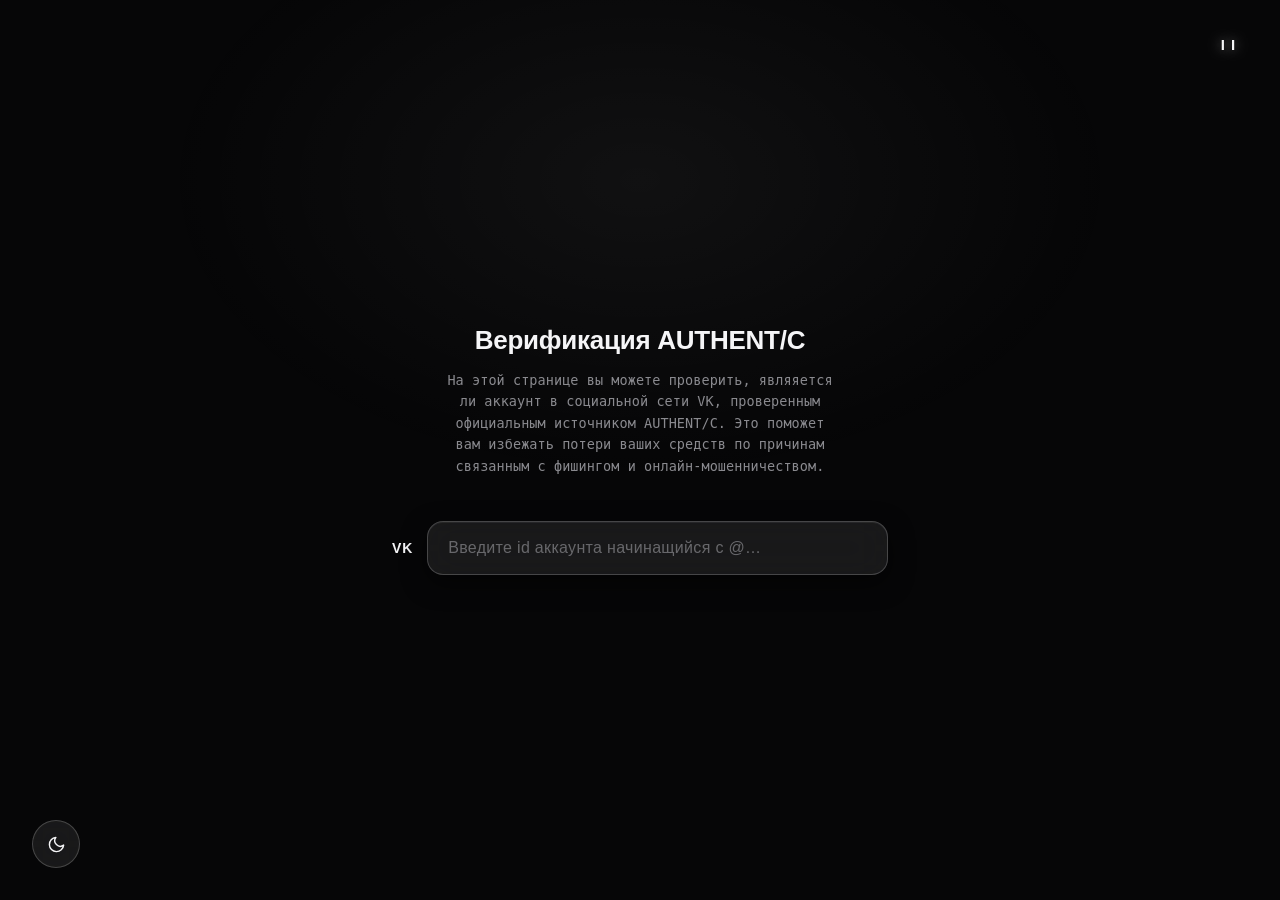
<file: index (2).html>
<!DOCTYPE html>
<html lang="ru">
<head>
    <meta charset="UTF-8">
    <meta name="viewport" content="width=device-width, initial-scale=1.0">
    <title>Верификация источника — AUTHENT/C</title>
    <link rel="icon" type="image/svg+xml" href="data:image/svg+xml,%3Csvg xmlns='http://www.w3.org/2000/svg' viewBox='0 0 32 32'%3E%3Cpath d='M15 6h2v9h9v2h-9v9h-2v-9H6v-2h9z' fill='%23ffffff'/%3E%3C/svg%3E">
    <style>
        :root {
            --bg: #060607;
            --bg-soft: #0c0d0f;
            --text-main: #f5f5f7;
            --text-sub: #8a8a8f;
            --line: rgba(255,255,255,0.10);
            --glass-bg: rgba(255,255,255,0.08);
            --glass-border: rgba(255,255,255,0.20);
            --glass-shadow: rgba(0,0,0,0.55);
            --accent-glow: rgba(255,255,255,0.55);
            --green: #4ee38a;
            --red: #ff5c5c;
            --toggle-icon: #f5f5f7;
            --toggle-bg: rgba(255,255,255,0.06);
            --modal-bg: rgba(28,28,32,0.72);
            --modal-border: rgba(255,255,255,0.16);
            --transition: 0.45s cubic-bezier(0.22, 1, 0.36, 1);
        }

        html[data-theme="light"] {
            --bg: #f6f6f4;
            --bg-soft: #ffffff;
            --text-main: #131315;
            --text-sub: #6c6c72;
            --line: rgba(0,0,0,0.08);
            --glass-bg: rgba(255,255,255,0.68);
            --glass-border: rgba(0,0,0,0.12);
            --glass-shadow: rgba(0,0,0,0.14);
            --accent-glow: rgba(0,0,0,0.35);
            --toggle-icon: #131315;
            --toggle-bg: rgba(0,0,0,0.05);
            --modal-bg: rgba(255,255,255,0.82);
            --modal-border: rgba(0,0,0,0.10);
        }

        * {
            box-sizing: border-box;
        }

        html, body {
            margin: 0;
            padding: 0;
            height: 100%;
            min-height: 100dvh;
            background: var(--bg);
            font-family: -apple-system, BlinkMacSystemFont, "Segoe UI", "Inter", Helvetica, Arial, sans-serif;
            -webkit-font-smoothing: antialiased;
            transition: background var(--transition), color var(--transition);
        }

        body {
            min-height: 100vh;
            min-height: 100dvh;
            display: flex;
            align-items: center;
            justify-content: center;
            position: relative;
            overflow-x: hidden;
            color: var(--text-main);
        }

        /* subtle ambient background texture */
        .ambient {
            position: fixed;
            inset: 0;
            pointer-events: none;
            background: radial-gradient(ellipse 800px 500px at 50% 20%, var(--glass-bg), transparent 60%);
            opacity: 0.6;
            transition: opacity var(--transition);
            z-index: 0;
        }

        /* top-right glowing mark */
        .mark {
            position: fixed;
            top: 36px;
            right: 44px;
            font-size: 15px;
            letter-spacing: 0.06em;
            font-weight: 600;
            color: var(--text-main);
            text-shadow: 0 0 12px var(--accent-glow), 0 0 28px var(--accent-glow);
            user-select: none;
            z-index: 5;
            animation: markPulse 4.5s ease-in-out infinite;
        }

        @keyframes markPulse {
            0%, 100% {
                text-shadow: 0 0 10px var(--accent-glow), 0 0 22px var(--accent-glow);
                opacity: 0.9;
            }

            50% {
                text-shadow: 0 0 16px var(--accent-glow), 0 0 38px var(--accent-glow);
                opacity: 1;
            }
        }

        main {
            position: relative;
            z-index: 2;
            width: 100%;
            max-width: 560px;
            padding: 32px;
            display: flex;
            flex-direction: column;
            align-items: center;
            text-align: center;
        }

        h1 {
            margin: 0 0 14px 0;
            font-size: 26px;
            font-weight: 600;
            letter-spacing: -0.01em;
            color: var(--text-main);
        }

        p.sub {
            margin: 0 0 44px 0;
            font-size: 13.5px;
            line-height: 1.6;
            color: var(--text-sub);
            max-width: 400px;
            font-family: "SF Mono", "Roboto Mono", Consolas, monospace;
            letter-spacing: 0.005em;
        }

        /* search row */
        .search-wrap {
            width: 100%;
            display: flex;
            align-items: center;
            gap: 14px;
        }

        .vk-label {
            font-size: 14px;
            font-weight: 600;
            letter-spacing: 0.06em;
            color: var(--text-main);
            flex-shrink: 0;
        }

        .glass-input {
            position: relative;
            flex: 1;
            display: flex;
            align-items: center;
            border-radius: 16px;
            background: var(--glass-bg);
            border: 1px solid var(--glass-border);
            backdrop-filter: blur(18px) saturate(140%);
            -webkit-backdrop-filter: blur(18px) saturate(140%);
            box-shadow: 0 8px 24px var(--glass-shadow), inset 0 1px 0 rgba(255,255,255,0.06);
            padding: 2px;
            transition: box-shadow var(--transition), border-color var(--transition);
        }

            .glass-input.state-valid {
                border-color: rgba(78, 227, 138, 0.55);
                box-shadow: 0 0 0 1px rgba(78, 227, 138, 0.25), 0 0 26px rgba(78, 227, 138, 0.28), 0 8px 24px var(--glass-shadow);
            }

            .glass-input.state-invalid {
                border-color: rgba(255, 92, 92, 0.55);
                box-shadow: 0 0 0 1px rgba(255, 92, 92, 0.25), 0 0 26px rgba(255, 92, 92, 0.28), 0 8px 24px var(--glass-shadow);
            }

            .glass-input input {
                width: 100%;
                background: transparent;
                border: none;
                outline: none;
                color: var(--text-main);
                font-size: 16px;
                padding: 15px 18px;
                letter-spacing: 0.02em;
                font-family: inherit;
                -webkit-appearance: none;
                appearance: none;
            }

                .glass-input input::placeholder {
                    color: var(--text-sub);
                    opacity: 0.7;
                }

        /* theme toggle */
        .theme-toggle {
            position: fixed;
            left: 32px;
            bottom: 32px;
            width: 48px;
            height: 48px;
            border-radius: 50%;
            display: flex;
            align-items: center;
            justify-content: center;
            background: var(--glass-bg);
            border: 1px solid var(--glass-border);
            backdrop-filter: blur(16px);
            -webkit-backdrop-filter: blur(16px);
            cursor: pointer;
            z-index: 50;
            touch-action: manipulation;
            -webkit-tap-highlight-color: transparent;
            transition: background var(--transition), border-color var(--transition), transform 0.2s ease;
        }

            .theme-toggle:hover {
                transform: translateY(-2px);
            }

            .theme-toggle:active {
                transform: translateY(0px) scale(0.94);
            }

            .theme-toggle svg {
                width: 19px;
                height: 19px;
                stroke: var(--toggle-icon);
                transition: stroke var(--transition);
            }

        .icon-sun {
            display: none;
        }

        html[data-theme="light"] .icon-moon {
            display: none;
        }

        html[data-theme="light"] .icon-sun {
            display: block;
        }

        /* modal */
        .modal-overlay {
            position: fixed;
            inset: 0;
            background: rgba(0,0,0,0.35);
            backdrop-filter: blur(2px);
            display: flex;
            align-items: center;
            justify-content: center;
            opacity: 0;
            pointer-events: none;
            transition: opacity 0.3s ease;
            z-index: 20;
        }

        html[data-theme="light"] .modal-overlay {
            background: rgba(0,0,0,0.12);
        }

        .modal-overlay.open {
            opacity: 1;
            pointer-events: auto;
        }

        .modal {
            background: var(--modal-bg);
            border: 1px solid var(--modal-border);
            backdrop-filter: blur(28px) saturate(180%);
            -webkit-backdrop-filter: blur(28px) saturate(180%);
            border-radius: 20px;
            padding: 36px 40px;
            display: flex;
            flex-direction: column;
            align-items: center;
            gap: 18px;
            max-width: 340px;
            box-shadow: 0 20px 60px var(--glass-shadow);
            transform: scale(0.92) translateY(10px);
            transition: transform 0.35s cubic-bezier(0.22, 1, 0.36, 1);
        }

        .modal-overlay.open .modal {
            transform: scale(1) translateY(0);
        }

        .modal-icon {
            width: 52px;
            height: 52px;
            border-radius: 50%;
            display: flex;
            align-items: center;
            justify-content: center;
        }

            .modal-icon.ok {
                background: rgba(78, 227, 138, 0.12);
                box-shadow: 0 0 0 1px rgba(78, 227, 138, 0.3);
            }

            .modal-icon.fail {
                background: rgba(255, 92, 92, 0.12);
                box-shadow: 0 0 0 1px rgba(255, 92, 92, 0.3);
            }

            .modal-icon svg {
                width: 26px;
                height: 26px;
            }

        .modal-text {
            font-size: 14px;
            line-height: 1.55;
            color: var(--text-main);
            text-align: center;
            font-weight: 500;
        }

            .modal-text b {
                font-weight: 700;
            }

        @media (max-width: 480px) {
            .mark {
                top: 24px;
                right: 24px;
                font-size: 13px;
            }

            h1 {
                font-size: 21px;
            }

            p.sub {
                font-size: 12.5px;
            }

            .theme-toggle {
                left: 20px;
                bottom: 20px;
            }

            main {
                padding: 24px;
            }
        }

        :focus-visible {
            outline: 2px solid var(--text-main);
            outline-offset: 3px;
        }

        @media (prefers-reduced-motion: reduce) {
            * {
                animation: none !important;
                transition: none !important;
            }
        }
    </style>
</head>
<body>
    <div class="ambient"></div>
    <div class="mark">I I</div>

    <main>
        <h1>Верификация AUTHENT/C</h1>
        <p class="sub">На этой странице вы можете проверить, являяется ли аккаунт в социальной сети VK, проверенным официальным источником AUTHENT/C. Это поможет вам избежать потери ваших средств по причинам связанным с фишингом и онлайн-мошенничеством.</p>

        <form class="search-wrap" id="searchForm" autocomplete="off">
            <span class="vk-label">VK</span>
            <div class="glass-input" id="glassInput">
                <input type="text" id="searchInput" name="query" placeholder="Введите id аккаунта начинащийся с @…" autocomplete="off" inputmode="text" enterkeyhint="search">
            </div>
        </form>
    </main>

    <button class="theme-toggle" id="themeToggle" aria-label="Переключить тему">
        <svg class="icon-moon" viewBox="0 0 24 24" fill="none" stroke-width="1.8" stroke-linecap="round" stroke-linejoin="round">
            <path d="M21 12.79A9 9 0 1 1 11.21 3 7 7 0 0 0 21 12.79z"></path>
        </svg>
        <svg class="icon-sun" viewBox="0 0 24 24" fill="none" stroke-width="1.8" stroke-linecap="round" stroke-linejoin="round">
            <circle cx="12" cy="12" r="4.2"></circle>
            <path d="M12 2.5v2.2M12 19.3v2.2M4.2 4.2l1.5 1.5M18.3 18.3l1.5 1.5M2.5 12h2.2M19.3 12h2.2M4.2 19.8l1.5-1.5M18.3 5.7l1.5-1.5"></path>
        </svg>
    </button>

    <div class="modal-overlay" id="modalOverlay">
        <div class="modal">
            <div class="modal-icon" id="modalIcon">
                <!-- filled by JS -->
            </div>
            <div class="modal-text" id="modalText"></div>
        </div>
    </div>

    <script>
        // ---- Theme handling ----
        const root = document.documentElement;
        const themeToggle = document.getElementById('themeToggle');
        const savedTheme = localStorage.getItem('authentc-theme') || 'dark';
        root.setAttribute('data-theme', savedTheme);

        themeToggle.addEventListener('click', () => {
            const current = root.getAttribute('data-theme');
            const next = current === 'dark' ? 'light' : 'dark';
            root.setAttribute('data-theme', next);
            localStorage.setItem('authentc-theme', next);
        });

        // ---- Stock check logic ----
        const STOCK = new Set(['@ait_ll', '@at_ll']);

        const form = document.getElementById('searchForm');
        const input = document.getElementById('searchInput');
        const glassInput = document.getElementById('glassInput');
        const overlay = document.getElementById('modalOverlay');
        const modalIcon = document.getElementById('modalIcon');
        const modalText = document.getElementById('modalText');

        const ICON_OK = `<svg viewBox="0 0 24 24" fill="none" stroke="#4ee38a" stroke-width="2.4" stroke-linecap="round" stroke-linejoin="round"><path d="M5 12.5l4.5 4.5L19 7"></path></svg>`;
        const ICON_FAIL = `<svg viewBox="0 0 24 24" fill="none" stroke="#ff5c5c" stroke-width="2.4" stroke-linecap="round" stroke-linejoin="round"><path d="M6 6l12 12M18 6L6 18"></path></svg>`;

        let debounceTimer = null;
        let lastChecked = '';

        function escapeHtml(str) {
            const div = document.createElement('div');
            div.textContent = str;
            return div.innerHTML;
        }

        function clearGlow() {
            glassInput.classList.remove('state-valid', 'state-invalid');
        }

        function runCheck() {
            const value = input.value.trim();
            if (!value) { clearGlow(); return; }
            if (value === lastChecked && overlay.classList.contains('open')) return;
            lastChecked = value;

            const found = STOCK.has(value);
            clearGlow();
            glassInput.classList.add(found ? 'state-valid' : 'state-invalid');
            showModal(found, value);
        }

        function showModal(found, value) {
            modalIcon.className = 'modal-icon ' + (found ? 'ok' : 'fail');
            modalIcon.innerHTML = found ? ICON_OK : ICON_FAIL;
            modalText.innerHTML = found
                ? `Проверенный официальный источник AUTHENT/C. Ваш запрос «<b>${escapeHtml(value)}</b>» является проверенным официальным источником AUTHENT/C.`
                : `Непроверенный источник! Ваш запрос «<b>${escapeHtml(value)}</b>» не является проверенным официальным источником AUTHENT/C.`;
            overlay.classList.add('open');
        }

        function hideModal() {
            overlay.classList.remove('open');
        }

        input.addEventListener('input', () => {
            clearTimeout(debounceTimer);
            lastChecked = '';
            if (!input.value.trim()) { clearGlow(); return; }
            debounceTimer = setTimeout(runCheck, 2000);
        });

        // Handles Enter on desktop keyboards and "Go/Search" on mobile virtual keyboards
        form.addEventListener('submit', (e) => {
            e.preventDefault();
            clearTimeout(debounceTimer);
            runCheck();
            input.blur();
        });

        // Fallback: some mobile browsers close the keyboard without firing submit
        input.addEventListener('blur', () => {
            clearTimeout(debounceTimer);
            if (input.value.trim()) runCheck();
        });

        overlay.addEventListener('click', (e) => {
            if (e.target === overlay) hideModal();
        });
        overlay.addEventListener('touchend', (e) => {
            if (e.target === overlay) hideModal();
        });

        document.addEventListener('keydown', (e) => {
            if (e.key === 'Escape') hideModal();
        });

        // Ensure the theme toggle responds reliably on touch devices
        themeToggle.addEventListener('touchend', (e) => {
            e.preventDefault();
            themeToggle.click();
        }, { passive: false });
    </script>
</body>
</html>
</file>
<file: pertab/css/style.css>
/* ---------- Темы ---------- */
:root {
  --bg: #ffffff;
  --panel: #f4f5f7;
  --text: #1f2328;
  --muted: #6b7280;
  --line: #e1e4e8;
  --accent: #1a56db;

  /* параметры цвета ячеек: фон / текст (насыщенность и светлота) */
  --bg-s: 85;
  --bg-l: 92;
  --fg-s: 72;
  --fg-l: 36;

  --ease: cubic-bezier(.2, .8, .2, 1);
  color-scheme: light;
}

:root[data-theme="dark"] {
  --bg: #0f1115;
  --panel: #171a20;
  --text: #e8eaed;
  --muted: #9aa0a6;
  --line: #2a2e36;
  --accent: #8ab4f8;

  --bg-s: 42;
  --bg-l: 19;
  --fg-s: 90;
  --fg-l: 72;
  color-scheme: dark;
}

/* ---------- База ----------
 * Масштаб по умолчанию — 83 %: все размеры заданы в rem, поэтому страница
 * открывается в нужном размере, а пользователь меняет масштаб сам (Ctrl +/−). */
* { box-sizing: border-box; }

html { font-size: 83%; margin: 0; }

body {
  margin: 0;
  background: var(--bg);
  color: var(--text);
  font-family: system-ui, -apple-system, "Segoe UI", Roboto, "Helvetica Neue", Arial, sans-serif;
  line-height: 1.45;
  transition: background-color .35s ease, color .35s ease;
  -webkit-font-smoothing: antialiased;
}

body.resizing { user-select: none; cursor: col-resize; }

button { font: inherit; color: inherit; }

[hidden] { display: none !important; }

.app {
  display: grid;
  grid-template-columns: minmax(0, 1fr) min(var(--panel-w, 28rem), 60vw);
  min-height: 100vh;
  min-height: 100dvh;
}

.main {
  display: flex;
  flex-direction: column;
  min-width: 0;
}

/* ---------- Шапка ---------- */
.top {
  padding: 1.125rem 1.5rem 0;
  text-align: center;
}

.brand {
  font-size: .9375rem;
  font-weight: 600;
  letter-spacing: .02em;
}

/* ---------- Таблица ---------- */
.stage {
  flex: 1;
  display: flex;
  flex-direction: column;
  justify-content: center;
  padding: 1rem 1.5rem;
  gap: 1.4rem;
}

.table-wrap {
  container-type: inline-size;
  width: 100%;
  max-width: 72rem;
  margin: 0 auto;
  padding: .4rem;
  overflow-x: auto;
  overscroll-behavior-x: contain;
}

/* 18 групп + узкий зазор между 3-й и 4-й группами (как в оригинале).
 * Ячейка не меньше --cell-min: на узких экранах таблица прокручивается вбок,
 * а названия и номера элементов остаются читаемыми. */
.table {
  --gap: 2px;
  --spacer: .6;
  --cell-min: 3rem;
  --cell: max(var(--cell-min), calc((100cqw - .8rem - 18 * var(--gap)) / (18 + var(--spacer))));
  display: grid;
  grid-template-columns: repeat(3, var(--cell)) calc(var(--cell) * var(--spacer)) repeat(15, var(--cell));
  grid-template-rows: repeat(7, var(--cell)) calc(var(--cell) * .55) repeat(2, var(--cell));
  gap: var(--gap);
  width: max-content;
  margin: 0 auto;
}

.hint {
  display: none;
  margin: -.6rem 0 0;
  text-align: center;
  font-size: .75rem;
  color: var(--muted);
}

.cell,
.member {
  --cb: hsl(var(--h) calc(var(--bg-s) * var(--k, 1) * 1%) calc(var(--bg-l) * 1%));
  --cf: hsl(var(--h) calc(var(--fg-s) * var(--k, 1) * 1%) calc(var(--fg-l) * 1%));
}

.cell {
  position: relative;
  display: flex;
  align-items: center;
  justify-content: center;
  padding: 0;
  border: 0;
  border-radius: calc(var(--cell) * .08);
  background: var(--cb);
  color: var(--cf);
  cursor: pointer;
  font-size: calc(var(--cell) * .42);
  font-weight: 400;
  line-height: 1;
  transition: transform .18s var(--ease), opacity .3s ease, background-color .35s ease,
              color .35s ease, box-shadow .25s ease;
  animation: pop .5s var(--ease) backwards;
  animation-delay: var(--d, 0ms);
}

.cell .n {
  position: absolute;
  top: 7%;
  left: 9%;
  font-size: calc(var(--cell) * .17);
  font-weight: 600;
  opacity: .9;
}

.cell .s { position: relative; top: -4%; }

.cell .nm {
  position: absolute;
  left: 2%;
  right: 2%;
  bottom: 6%;
  font-size: calc(var(--cell) * .125);
  font-weight: 700;
  white-space: nowrap;
  overflow: hidden;
  text-overflow: ellipsis;
}

@media (hover: hover) {
  .cell:hover { transform: scale(1.12); z-index: 3; box-shadow: 0 4px 14px rgba(0, 0, 0, .25); }
}

.cell:focus-visible { outline: 2px solid var(--text); outline-offset: 2px; z-index: 4; }

/* группа выбранного элемента */
.cell.hl { box-shadow: inset 0 0 0 1px var(--cf); }
.cell.dim { opacity: .3; }

.cell.selected {
  transform: scale(1.14);
  z-index: 5;
  box-shadow: 0 0 0 2px var(--cf), 0 6px 18px rgba(0, 0, 0, .3);
}

@keyframes pop {
  from { opacity: 0; transform: scale(.4); }
}

/* Цвета групп (оттенок) */
.c-alkali     { --h: 172; }
.c-alkaline   { --h: 355; }
.c-transition { --h: 268; }
.c-lanthanide { --h: 200; }
.c-actinide   { --h: 20; }
.c-post       { --h: 125; }
.c-metalloid  { --h: 48; }
.c-nonmetal   { --h: 228; }
.c-noble      { --h: 322; }
.c-unknown    { --h: 0; --k: 0; }

/* ---------- Легенда ---------- */
.legend {
  list-style: none;
  margin: 0 auto;
  padding: 0;
  display: flex;
  flex-wrap: wrap;
  justify-content: center;
  gap: .5rem;
  max-width: 72rem;
}

.chip {
  display: inline-flex;
  align-items: center;
  gap: .5rem;
  padding: .375rem .75rem;
  border: 1px solid var(--line);
  border-radius: 999px;
  background: transparent;
  font-size: .8125rem;
  cursor: pointer;
  transition: background-color .25s ease, border-color .25s ease, transform .18s var(--ease);
}

.chip:hover { background: var(--panel); transform: translateY(-1px); }
.chip[aria-pressed="true"] { border-color: var(--text); background: var(--panel); }
.chip:focus-visible { outline: 2px solid var(--text); outline-offset: 2px; }

.dot {
  display: inline-block;
  flex: none;
  width: .625rem;
  height: .625rem;
  border-radius: 50%;
  background: hsl(var(--h) calc(var(--fg-s) * var(--k, 1) * 1%) calc(var(--fg-l) * 1%));
  transition: background-color .35s ease;
}

/* ---------- Низ страницы и кнопка темы ---------- */
.bottom {
  position: sticky;
  bottom: 0;
  z-index: 10;
  display: flex;
  align-items: center;
  gap: .875rem;
  padding: .75rem 1.5rem;
  background: var(--bg);
  transition: background-color .35s ease;
}

.title {
  margin: 0;
  font-size: 1.125rem;
  font-weight: 500;
}

.theme-btn {
  position: relative;
  width: 2.75rem;
  height: 2.75rem;
  flex: none;
  padding: 0;
  overflow: hidden;
  border: 1px solid var(--line);
  border-radius: 50%;
  background: var(--panel);
  color: var(--text);
  cursor: pointer;
  transition: background-color .35s ease, border-color .35s ease, color .35s ease, transform .2s var(--ease);
}

.theme-btn:hover { transform: scale(1.08); }
.theme-btn:active { transform: scale(.94); }
.theme-btn:focus-visible { outline: 2px solid var(--accent); outline-offset: 2px; }

.theme-btn svg {
  position: absolute;
  inset: 0;
  margin: auto;
  width: 1.375rem;
  height: 1.375rem;
  transition: transform .55s var(--ease), opacity .3s ease;
}

/* В светлой теме показываем луну (нажатие → тёмная), в тёмной — солнце */
:root[data-theme="light"] .icon-sun  { opacity: 0; transform: rotate(90deg) scale(.3); }
:root[data-theme="light"] .icon-moon { opacity: 1; transform: rotate(0) scale(1); }
:root[data-theme="dark"]  .icon-sun  { opacity: 1; transform: rotate(0) scale(1); }
:root[data-theme="dark"]  .icon-moon { opacity: 0; transform: rotate(-90deg) scale(.3); }

/* ---------- Правая панель ---------- */
.panel {
  position: sticky;
  top: 0;
  height: 100vh;
  height: 100dvh;
  background: var(--panel);
  border-left: 1px solid var(--line);
  transition: background-color .35s ease, border-color .35s ease;
}

.panel-body {
  height: 100%;
  overflow-y: auto;
  padding: 1.75rem 1.75rem 1.5rem;
  overscroll-behavior: contain;
}

/* ручка для изменения ширины */
.resizer {
  position: absolute;
  top: 0;
  bottom: 0;
  left: -.35rem;
  width: .7rem;
  z-index: 20;
  cursor: col-resize;
  touch-action: none;
}

.resizer::after {
  content: "";
  position: absolute;
  top: 50%;
  left: 50%;
  width: 4px;
  height: 2.5rem;
  border-radius: 2px;
  background: var(--line);
  transform: translate(-50%, -50%);
  transition: background-color .2s ease, height .25s var(--ease);
}

.resizer:hover::after,
.resizer.active::after,
.resizer:focus-visible::after { background: var(--accent); height: 4.5rem; }

.resizer:focus-visible { outline: none; }

.info.swap { animation: rise .4s var(--ease); }

@keyframes rise {
  from { opacity: 0; transform: translateY(10px); }
}

.el-title {
  margin: 0;
  font-size: 2.125rem;
  font-weight: 400;
  line-height: 1.15;
  overflow-wrap: anywhere;
}

.el-title sup {
  margin-left: 4px;
  font-size: 1.125rem;
  vertical-align: super;
}

.el-cat {
  display: inline-flex;
  align-items: center;
  gap: .5rem;
  margin: .4rem 0 0 -.4rem;
  padding: .2rem .5rem;
  border: 0;
  border-radius: 999px;
  background: transparent;
  color: var(--muted);
  font-size: .875rem;
  cursor: pointer;
  transition: background-color .2s ease, color .2s ease;
}

.el-cat:hover { background: var(--bg); color: var(--text); }
.el-cat:focus-visible { outline: 2px solid var(--accent); outline-offset: 1px; }
.el-cat.static { cursor: default; margin-left: 0; padding-left: 0; }
.el-cat.static:hover { background: transparent; color: var(--muted); }

.bohr {
  position: relative;
  height: 16rem;
  margin-top: .75rem;
}

.bohr canvas {
  position: absolute;
  inset: 0;
  width: 100%;
  height: 100%;
  cursor: grab;
  touch-action: none;
  user-select: none;
}

.bohr canvas:active { cursor: grabbing; }

.caption {
  color: var(--muted);
  font-size: .75rem;
  margin-top: .25rem;
}

.desc {
  margin: 1rem 0 1.1rem;
  font-size: .9375rem;
}

.props { margin: 0; font-size: .875rem; }
.props > div { margin-bottom: .65rem; }
.props dt { display: inline; color: var(--text); }
.props dd { display: inline; margin: 0 0 0 .25rem; color: var(--muted); }

.note { margin: -.1rem 0 1rem; font-size: .75rem; color: var(--muted); }

/* информация о группе */
.sub {
  margin: 1.2rem 0 .5rem;
  font-size: .75rem;
  font-weight: 600;
  letter-spacing: .06em;
  text-transform: uppercase;
  color: var(--muted);
}

.traits {
  margin: 0;
  padding-left: 1.1rem;
  font-size: .875rem;
}

.traits li { margin-bottom: .4rem; }

.members { display: flex; flex-wrap: wrap; gap: .3rem; }

.member {
  display: inline-flex;
  flex-direction: column;
  align-items: center;
  min-width: 2.6rem;
  padding: .3rem .45rem .25rem;
  border: 0;
  border-radius: .4rem;
  background: var(--cb);
  color: var(--cf);
  font-size: .95rem;
  line-height: 1.1;
  cursor: pointer;
  transition: transform .15s var(--ease), box-shadow .2s ease, background-color .35s ease, color .35s ease;
}

.member small { font-size: .5625rem; font-weight: 600; opacity: .85; }

@media (hover: hover) {
  .member:hover { transform: scale(1.08); box-shadow: 0 3px 10px rgba(0, 0, 0, .25); }
}

.member:focus-visible { outline: 2px solid var(--text); outline-offset: 2px; }

/* ---------- Узкие экраны и телефоны ---------- */
@media (max-width: 900px) {
  html { font-size: 100%; }
  .app { grid-template-columns: minmax(0, 1fr); }
  .panel {
    position: static;
    height: auto;
    border-left: 0;
    border-top: 1px solid var(--line);
    scroll-margin-top: 8px;
  }
  .panel-body { height: auto; overflow: visible; }
  .resizer { display: none; }
  .stage { padding: .75rem .4rem; }
  .table { --cell-min: 3.3rem; }
  .cell .nm { font-size: calc(var(--cell) * .15); }
  .cell .n { font-size: calc(var(--cell) * .19); }
  .hint { display: block; }
  .top, .bottom { padding-left: .9rem; padding-right: .9rem; }
  .brand { font-size: .8125rem; }
  .title { font-size: 1rem; }
}

/* ---------- Без анимаций, если пользователь так просит ---------- */
@media (prefers-reduced-motion: reduce) {
  *, *::before, *::after {
    animation-duration: .001ms !important;
    animation-delay: 0ms !important;
    transition-duration: .001ms !important;
  }
}
</file>
